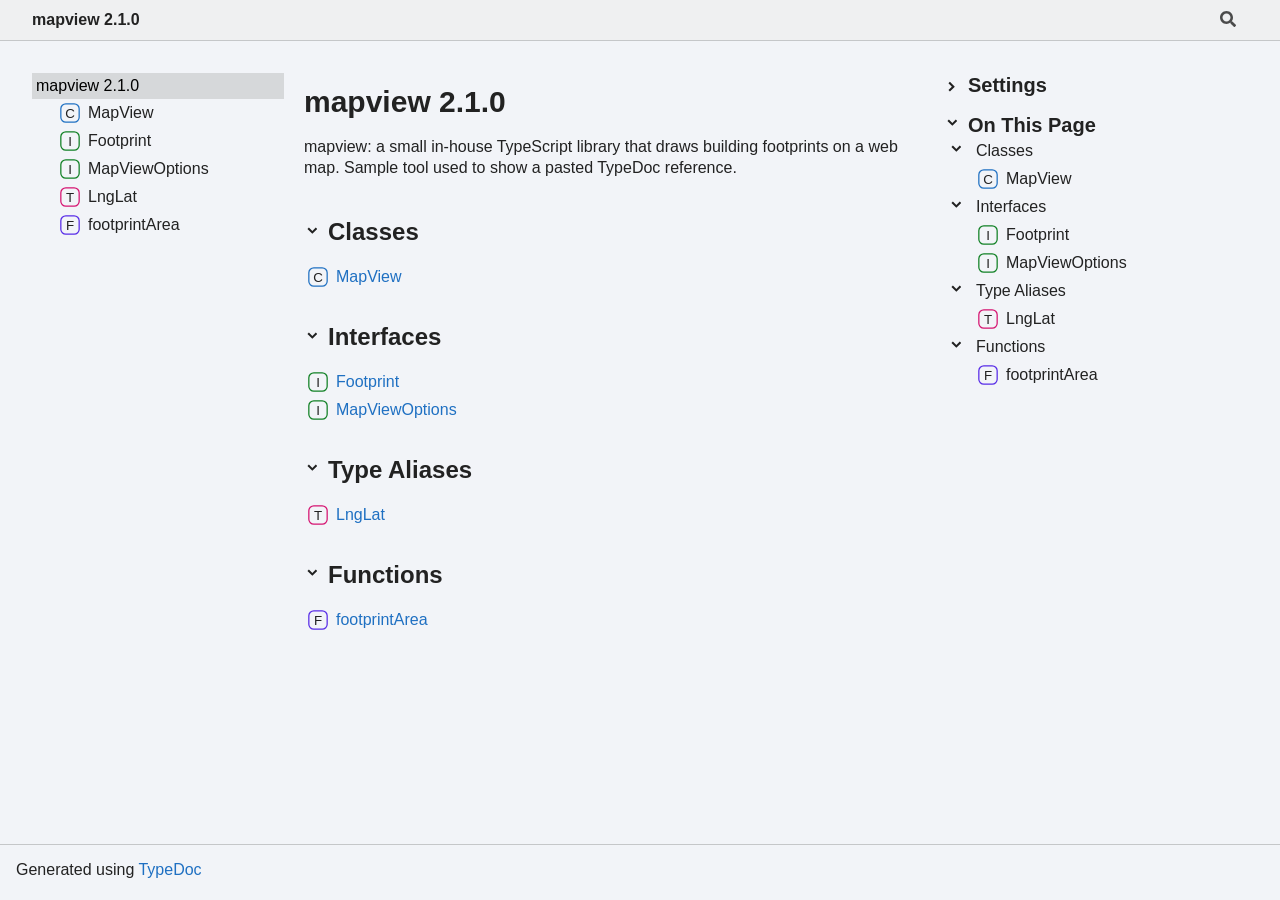
<file: docs/_extra/reference/mapview/index.html>
<!DOCTYPE html><html class="default" lang="en" data-base="./"><head><meta charset="utf-8"/><meta http-equiv="x-ua-compatible" content="IE=edge"/><title>mapview 2.1.0</title><meta name="description" content="Documentation for mapview 2.1.0"/><meta name="viewport" content="width=device-width, initial-scale=1"/><link rel="stylesheet" href="assets/style.css"/><link rel="stylesheet" href="assets/highlight.css"/><script defer src="assets/main.js"></script><script async src="assets/icons.js" id="tsd-icons-script"></script><script async src="assets/search.js" id="tsd-search-script"></script><script async src="assets/navigation.js" id="tsd-nav-script"></script></head><body><script>document.documentElement.dataset.theme = localStorage.getItem("tsd-theme") || "os";document.body.style.display="none";setTimeout(() => window.app?app.showPage():document.body.style.removeProperty("display"),500)</script><header class="tsd-page-toolbar">
<div class="tsd-toolbar-contents container"><a href="index.html" class="title">mapview 2.1.0</a>
<div id="tsd-toolbar-links"></div><button id="tsd-search-trigger" class="tsd-widget" aria-label="Search"><svg width="16" height="16" viewBox="0 0 16 16" fill="none" aria-hidden="true"><use href="assets/icons.svg#icon-search"></use></svg></button><dialog id="tsd-search" aria-label="Search"><input role="combobox" id="tsd-search-input" aria-controls="tsd-search-results" aria-autocomplete="list" aria-expanded="true" autocapitalize="off" autocomplete="off" placeholder="Search the docs" maxLength="100"/>
<ul role="listbox" id="tsd-search-results"></ul>
<div id="tsd-search-status" aria-live="polite" aria-atomic="true">
<div>Preparing search index...</div></div></dialog><a href="#" class="tsd-widget menu" id="tsd-toolbar-menu-trigger" data-toggle="menu" aria-label="Menu"><svg width="16" height="16" viewBox="0 0 16 16" fill="none" aria-hidden="true"><use href="assets/icons.svg#icon-menu"></use></svg></a></div></header>
<div class="container container-main">
<div class="col-content">
<div class="tsd-page-title">
<h1>mapview 2.1.0</h1></div>
<section class="tsd-panel tsd-comment">
<div class="tsd-comment tsd-typography"><p>mapview: a small in-house TypeScript library that draws building footprints
on a web map. Sample tool used to show a pasted TypeDoc reference.</p>
</div></section>
<details class="tsd-panel-group tsd-member-group tsd-accordion" open><summary class="tsd-accordion-summary" data-key="section-Classes"><svg width="20" height="20" viewBox="0 0 24 24" fill="none" aria-hidden="true"><use href="assets/icons.svg#icon-chevronDown"></use></svg>
<h2 class="tsd-anchor-link" id="classes">Classes<a href="#classes" aria-label="Permalink" class="tsd-anchor-icon"><svg viewBox="0 0 24 24" aria-hidden="true"><use href="assets/icons.svg#icon-anchor"></use></svg></a></h2></summary><dl class="tsd-member-summaries"><dt class="tsd-member-summary" id="mapview"><span class="tsd-member-summary-name"><svg class="tsd-kind-icon" viewBox="0 0 24 24" aria-label="Class"><use href="assets/icons.svg#icon-128"></use></svg><a href="classes/MapView.html">MapView</a><a href="#mapview" aria-label="Permalink" class="tsd-anchor-icon"><svg viewBox="0 0 24 24" aria-hidden="true"><use href="assets/icons.svg#icon-anchor"></use></svg></a></span></dt><dd class="tsd-member-summary"></dd></dl></details>
<details class="tsd-panel-group tsd-member-group tsd-accordion" open><summary class="tsd-accordion-summary" data-key="section-Interfaces"><svg width="20" height="20" viewBox="0 0 24 24" fill="none" aria-hidden="true"><use href="assets/icons.svg#icon-chevronDown"></use></svg>
<h2 class="tsd-anchor-link" id="interfaces">Interfaces<a href="#interfaces" aria-label="Permalink" class="tsd-anchor-icon"><svg viewBox="0 0 24 24" aria-hidden="true"><use href="assets/icons.svg#icon-anchor"></use></svg></a></h2></summary><dl class="tsd-member-summaries"><dt class="tsd-member-summary" id="footprint"><span class="tsd-member-summary-name"><svg class="tsd-kind-icon" viewBox="0 0 24 24" aria-label="Interface"><use href="assets/icons.svg#icon-256"></use></svg><a href="interfaces/Footprint.html">Footprint</a><a href="#footprint" aria-label="Permalink" class="tsd-anchor-icon"><svg viewBox="0 0 24 24" aria-hidden="true"><use href="assets/icons.svg#icon-anchor"></use></svg></a></span></dt><dd class="tsd-member-summary"></dd><dt class="tsd-member-summary" id="mapviewoptions"><span class="tsd-member-summary-name"><svg class="tsd-kind-icon" viewBox="0 0 24 24" aria-label="Interface"><use href="assets/icons.svg#icon-256"></use></svg><a href="interfaces/MapViewOptions.html">MapViewOptions</a><a href="#mapviewoptions" aria-label="Permalink" class="tsd-anchor-icon"><svg viewBox="0 0 24 24" aria-hidden="true"><use href="assets/icons.svg#icon-anchor"></use></svg></a></span></dt><dd class="tsd-member-summary"></dd></dl></details>
<details class="tsd-panel-group tsd-member-group tsd-accordion" open><summary class="tsd-accordion-summary" data-key="section-Type Aliases"><svg width="20" height="20" viewBox="0 0 24 24" fill="none" aria-hidden="true"><use href="assets/icons.svg#icon-chevronDown"></use></svg>
<h2 class="tsd-anchor-link" id="type-aliases">Type Aliases<a href="#type-aliases" aria-label="Permalink" class="tsd-anchor-icon"><svg viewBox="0 0 24 24" aria-hidden="true"><use href="assets/icons.svg#icon-anchor"></use></svg></a></h2></summary><dl class="tsd-member-summaries"><dt class="tsd-member-summary" id="lnglat"><span class="tsd-member-summary-name"><svg class="tsd-kind-icon" viewBox="0 0 24 24" aria-label="Type Alias"><use href="assets/icons.svg#icon-2097152"></use></svg><a href="types/LngLat.html">LngLat</a><a href="#lnglat" aria-label="Permalink" class="tsd-anchor-icon"><svg viewBox="0 0 24 24" aria-hidden="true"><use href="assets/icons.svg#icon-anchor"></use></svg></a></span></dt><dd class="tsd-member-summary"></dd></dl></details>
<details class="tsd-panel-group tsd-member-group tsd-accordion" open><summary class="tsd-accordion-summary" data-key="section-Functions"><svg width="20" height="20" viewBox="0 0 24 24" fill="none" aria-hidden="true"><use href="assets/icons.svg#icon-chevronDown"></use></svg>
<h2 class="tsd-anchor-link" id="functions">Functions<a href="#functions" aria-label="Permalink" class="tsd-anchor-icon"><svg viewBox="0 0 24 24" aria-hidden="true"><use href="assets/icons.svg#icon-anchor"></use></svg></a></h2></summary><dl class="tsd-member-summaries"><dt class="tsd-member-summary" id="footprintarea"><span class="tsd-member-summary-name"><svg class="tsd-kind-icon" viewBox="0 0 24 24" aria-label="Function"><use href="assets/icons.svg#icon-64"></use></svg><a href="functions/footprintArea.html">footprintArea</a><a href="#footprintarea" aria-label="Permalink" class="tsd-anchor-icon"><svg viewBox="0 0 24 24" aria-hidden="true"><use href="assets/icons.svg#icon-anchor"></use></svg></a></span></dt><dd class="tsd-member-summary"></dd></dl></details></div>
<div class="col-sidebar">
<div class="page-menu">
<div class="tsd-navigation settings">
<details class="tsd-accordion"><summary class="tsd-accordion-summary"><svg width="20" height="20" viewBox="0 0 24 24" fill="none" aria-hidden="true"><use href="assets/icons.svg#icon-chevronDown"></use></svg>
<h3>Settings</h3></summary>
<div class="tsd-accordion-details">
<div class="tsd-filter-visibility"><span class="settings-label">Member Visibility</span>
<ul id="tsd-filter-options">
<li class="tsd-filter-item"><label class="tsd-filter-input"><input type="checkbox" id="tsd-filter-protected" name="protected"/><svg width="32" height="32" viewBox="0 0 32 32" aria-hidden="true"><rect class="tsd-checkbox-background" width="30" height="30" x="1" y="1" rx="6" fill="none"></rect><path class="tsd-checkbox-checkmark" d="M8.35422 16.8214L13.2143 21.75L24.6458 10.25" stroke="none" stroke-width="3.5" stroke-linejoin="round" fill="none"></path></svg><span>Protected</span></label></li>
<li class="tsd-filter-item"><label class="tsd-filter-input"><input type="checkbox" id="tsd-filter-inherited" name="inherited" checked/><svg width="32" height="32" viewBox="0 0 32 32" aria-hidden="true"><rect class="tsd-checkbox-background" width="30" height="30" x="1" y="1" rx="6" fill="none"></rect><path class="tsd-checkbox-checkmark" d="M8.35422 16.8214L13.2143 21.75L24.6458 10.25" stroke="none" stroke-width="3.5" stroke-linejoin="round" fill="none"></path></svg><span>Inherited</span></label></li>
<li class="tsd-filter-item"><label class="tsd-filter-input"><input type="checkbox" id="tsd-filter-external" name="external"/><svg width="32" height="32" viewBox="0 0 32 32" aria-hidden="true"><rect class="tsd-checkbox-background" width="30" height="30" x="1" y="1" rx="6" fill="none"></rect><path class="tsd-checkbox-checkmark" d="M8.35422 16.8214L13.2143 21.75L24.6458 10.25" stroke="none" stroke-width="3.5" stroke-linejoin="round" fill="none"></path></svg><span>External</span></label></li></ul></div>
<div class="tsd-theme-toggle"><label class="settings-label" for="tsd-theme">Theme</label><select id="tsd-theme"><option value="os">OS</option><option value="light">Light</option><option value="dark">Dark</option></select></div></div></details></div>
<details open class="tsd-accordion tsd-page-navigation"><summary class="tsd-accordion-summary"><svg width="20" height="20" viewBox="0 0 24 24" fill="none" aria-hidden="true"><use href="assets/icons.svg#icon-chevronDown"></use></svg>
<h3>On This Page</h3></summary>
<div class="tsd-accordion-details">
<details open class="tsd-accordion tsd-page-navigation-section"><summary class="tsd-accordion-summary" data-key="section-Classes"><svg width="20" height="20" viewBox="0 0 24 24" fill="none" aria-hidden="true"><use href="assets/icons.svg#icon-chevronDown"></use></svg>Classes</summary>
<div><a href="#mapview"><svg class="tsd-kind-icon" viewBox="0 0 24 24" aria-label="Class"><use href="assets/icons.svg#icon-128"></use></svg><span>Map<wbr/>View</span></a></div></details>
<details open class="tsd-accordion tsd-page-navigation-section"><summary class="tsd-accordion-summary" data-key="section-Interfaces"><svg width="20" height="20" viewBox="0 0 24 24" fill="none" aria-hidden="true"><use href="assets/icons.svg#icon-chevronDown"></use></svg>Interfaces</summary>
<div><a href="#footprint"><svg class="tsd-kind-icon" viewBox="0 0 24 24" aria-label="Interface"><use href="assets/icons.svg#icon-256"></use></svg><span>Footprint</span></a><a href="#mapviewoptions"><svg class="tsd-kind-icon" viewBox="0 0 24 24" aria-label="Interface"><use href="assets/icons.svg#icon-256"></use></svg><span>Map<wbr/>View<wbr/>Options</span></a></div></details>
<details open class="tsd-accordion tsd-page-navigation-section"><summary class="tsd-accordion-summary" data-key="section-Type Aliases"><svg width="20" height="20" viewBox="0 0 24 24" fill="none" aria-hidden="true"><use href="assets/icons.svg#icon-chevronDown"></use></svg>Type Aliases</summary>
<div><a href="#lnglat"><svg class="tsd-kind-icon" viewBox="0 0 24 24" aria-label="Type Alias"><use href="assets/icons.svg#icon-2097152"></use></svg><span>Lng<wbr/>Lat</span></a></div></details>
<details open class="tsd-accordion tsd-page-navigation-section"><summary class="tsd-accordion-summary" data-key="section-Functions"><svg width="20" height="20" viewBox="0 0 24 24" fill="none" aria-hidden="true"><use href="assets/icons.svg#icon-chevronDown"></use></svg>Functions</summary>
<div><a href="#footprintarea"><svg class="tsd-kind-icon" viewBox="0 0 24 24" aria-label="Function"><use href="assets/icons.svg#icon-64"></use></svg><span>footprint<wbr/>Area</span></a></div></details></div></details></div>
<div class="site-menu">
<nav class="tsd-navigation"><a href="index.html" class="current">mapview 2.1.0</a>
<ul class="tsd-small-nested-navigation" id="tsd-nav-container">
<li>Loading...</li></ul></nav></div></div></div><footer>
<p class="tsd-generator">Generated using <a href="https://typedoc.org/" target="_blank">TypeDoc</a></p></footer>
<div class="overlay"></div></body></html>
</file>
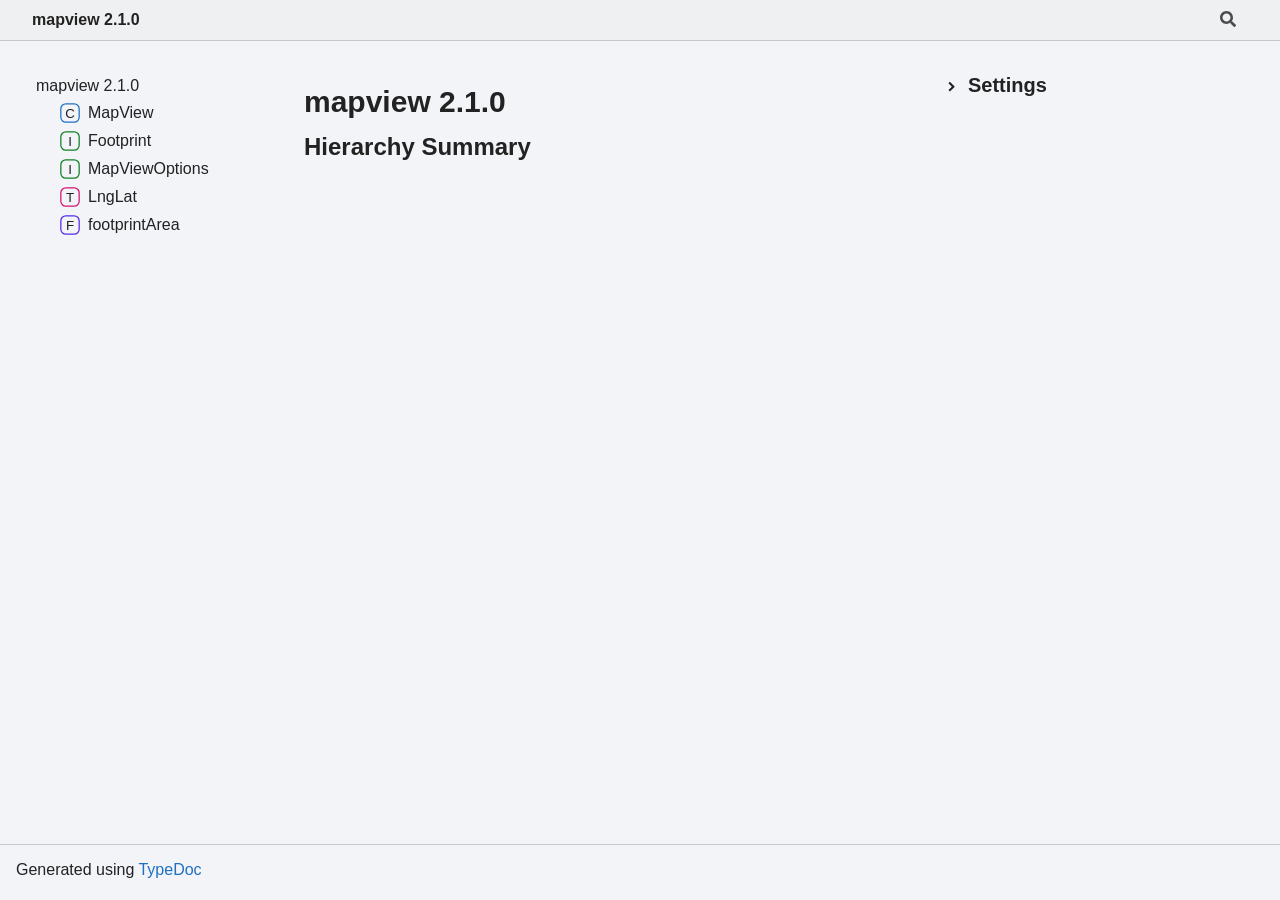
<file: docs/_extra/reference/mapview/hierarchy.html>
<!DOCTYPE html><html class="default" lang="en" data-base="./"><head><meta charset="utf-8"/><meta http-equiv="x-ua-compatible" content="IE=edge"/><title>mapview 2.1.0</title><meta name="description" content="Documentation for mapview 2.1.0"/><meta name="viewport" content="width=device-width, initial-scale=1"/><link rel="stylesheet" href="assets/style.css"/><link rel="stylesheet" href="assets/highlight.css"/><script defer src="assets/main.js"></script><script async src="assets/icons.js" id="tsd-icons-script"></script><script async src="assets/search.js" id="tsd-search-script"></script><script async src="assets/navigation.js" id="tsd-nav-script"></script></head><body><script>document.documentElement.dataset.theme = localStorage.getItem("tsd-theme") || "os";document.body.style.display="none";setTimeout(() => window.app?app.showPage():document.body.style.removeProperty("display"),500)</script><header class="tsd-page-toolbar">
<div class="tsd-toolbar-contents container"><a href="index.html" class="title">mapview 2.1.0</a>
<div id="tsd-toolbar-links"></div><button id="tsd-search-trigger" class="tsd-widget" aria-label="Search"><svg width="16" height="16" viewBox="0 0 16 16" fill="none" aria-hidden="true"><use href="assets/icons.svg#icon-search"></use></svg></button><dialog id="tsd-search" aria-label="Search"><input role="combobox" id="tsd-search-input" aria-controls="tsd-search-results" aria-autocomplete="list" aria-expanded="true" autocapitalize="off" autocomplete="off" placeholder="Search the docs" maxLength="100"/>
<ul role="listbox" id="tsd-search-results"></ul>
<div id="tsd-search-status" aria-live="polite" aria-atomic="true">
<div>Preparing search index...</div></div></dialog><a href="#" class="tsd-widget menu" id="tsd-toolbar-menu-trigger" data-toggle="menu" aria-label="Menu"><svg width="16" height="16" viewBox="0 0 16 16" fill="none" aria-hidden="true"><use href="assets/icons.svg#icon-menu"></use></svg></a></div></header>
<div class="container container-main">
<div class="col-content">
<div class="tsd-page-title">
<h1>mapview 2.1.0</h1></div>
<h2>Hierarchy Summary</h2></div>
<div class="col-sidebar">
<div class="page-menu">
<div class="tsd-navigation settings">
<details class="tsd-accordion"><summary class="tsd-accordion-summary"><svg width="20" height="20" viewBox="0 0 24 24" fill="none" aria-hidden="true"><use href="assets/icons.svg#icon-chevronDown"></use></svg>
<h3>Settings</h3></summary>
<div class="tsd-accordion-details">
<div class="tsd-filter-visibility"><span class="settings-label">Member Visibility</span>
<ul id="tsd-filter-options">
<li class="tsd-filter-item"><label class="tsd-filter-input"><input type="checkbox" id="tsd-filter-protected" name="protected"/><svg width="32" height="32" viewBox="0 0 32 32" aria-hidden="true"><rect class="tsd-checkbox-background" width="30" height="30" x="1" y="1" rx="6" fill="none"></rect><path class="tsd-checkbox-checkmark" d="M8.35422 16.8214L13.2143 21.75L24.6458 10.25" stroke="none" stroke-width="3.5" stroke-linejoin="round" fill="none"></path></svg><span>Protected</span></label></li>
<li class="tsd-filter-item"><label class="tsd-filter-input"><input type="checkbox" id="tsd-filter-inherited" name="inherited" checked/><svg width="32" height="32" viewBox="0 0 32 32" aria-hidden="true"><rect class="tsd-checkbox-background" width="30" height="30" x="1" y="1" rx="6" fill="none"></rect><path class="tsd-checkbox-checkmark" d="M8.35422 16.8214L13.2143 21.75L24.6458 10.25" stroke="none" stroke-width="3.5" stroke-linejoin="round" fill="none"></path></svg><span>Inherited</span></label></li>
<li class="tsd-filter-item"><label class="tsd-filter-input"><input type="checkbox" id="tsd-filter-external" name="external"/><svg width="32" height="32" viewBox="0 0 32 32" aria-hidden="true"><rect class="tsd-checkbox-background" width="30" height="30" x="1" y="1" rx="6" fill="none"></rect><path class="tsd-checkbox-checkmark" d="M8.35422 16.8214L13.2143 21.75L24.6458 10.25" stroke="none" stroke-width="3.5" stroke-linejoin="round" fill="none"></path></svg><span>External</span></label></li></ul></div>
<div class="tsd-theme-toggle"><label class="settings-label" for="tsd-theme">Theme</label><select id="tsd-theme"><option value="os">OS</option><option value="light">Light</option><option value="dark">Dark</option></select></div></div></details></div></div>
<div class="site-menu">
<nav class="tsd-navigation"><a href="index.html">mapview 2.1.0</a>
<ul class="tsd-small-nested-navigation" id="tsd-nav-container">
<li>Loading...</li></ul></nav></div></div></div><footer>
<p class="tsd-generator">Generated using <a href="https://typedoc.org/" target="_blank">TypeDoc</a></p></footer>
<div class="overlay"></div></body></html>
</file>
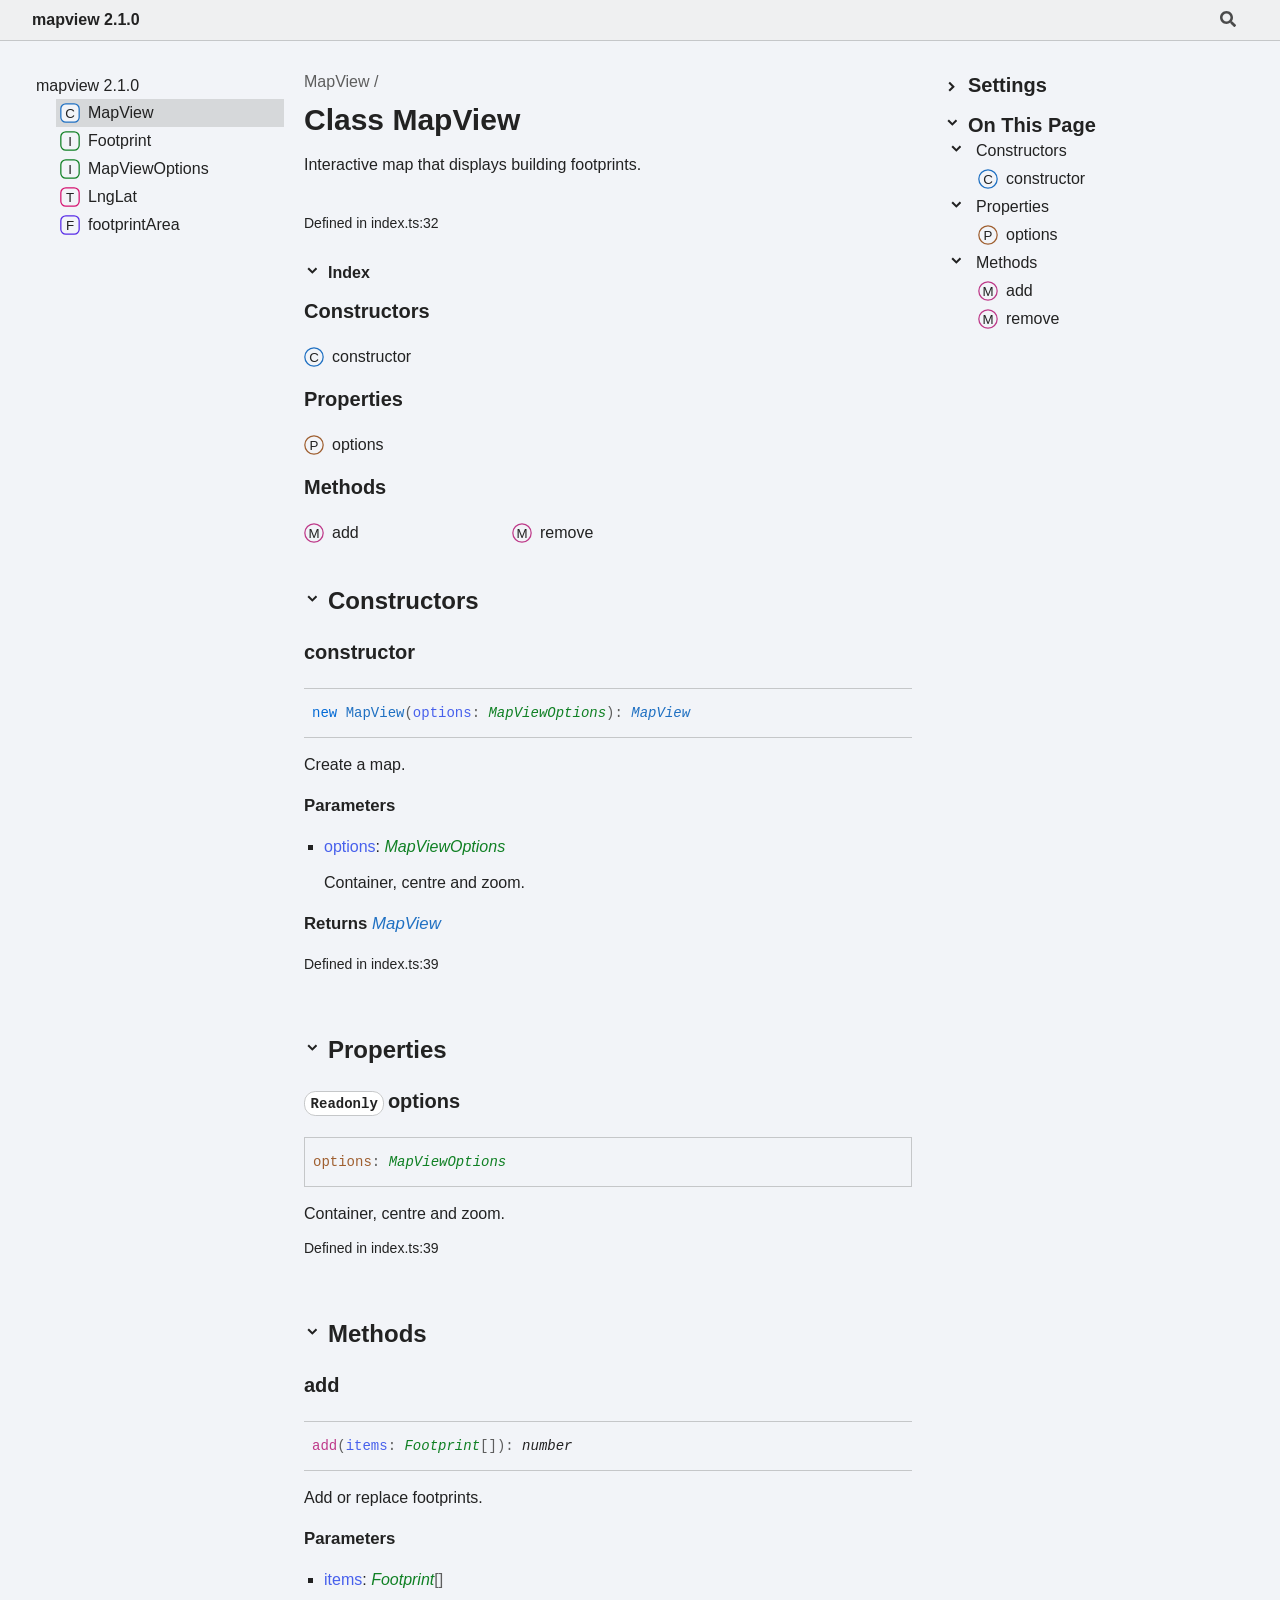
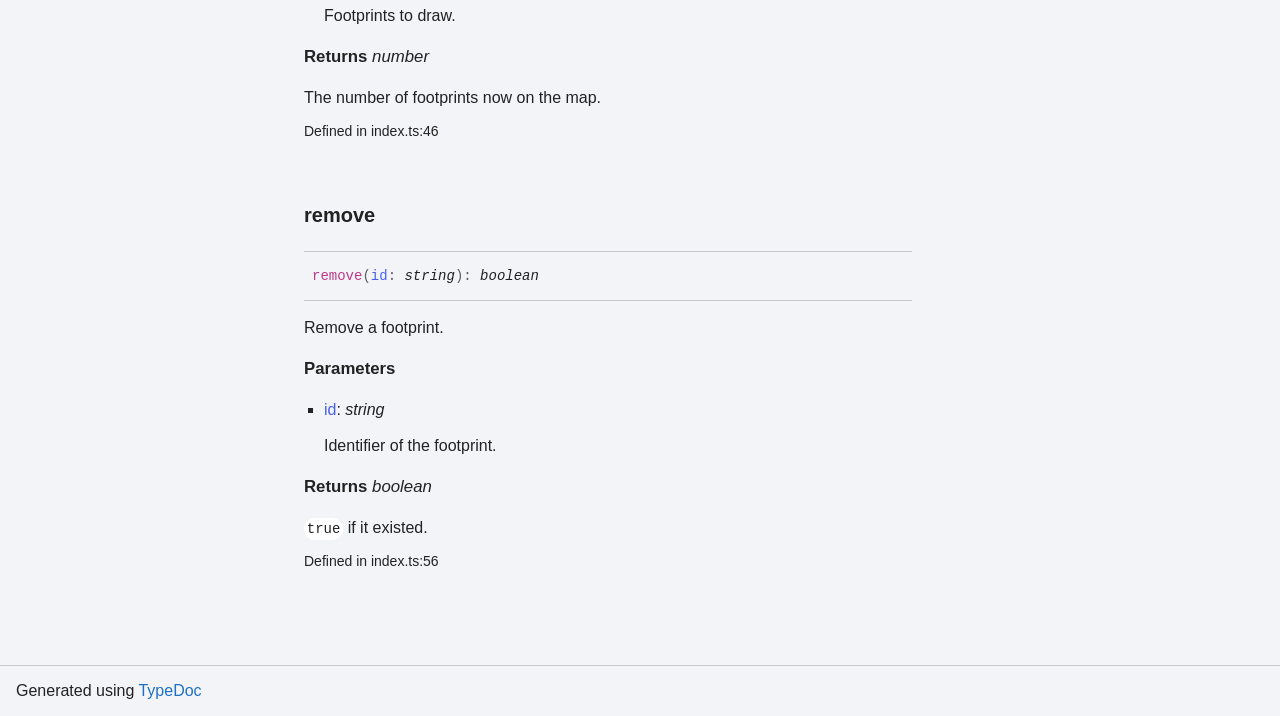
<file: docs/_extra/reference/mapview/classes/MapView.html>
<!DOCTYPE html><html class="default" lang="en" data-base="../"><head><meta charset="utf-8"/><meta http-equiv="x-ua-compatible" content="IE=edge"/><title>MapView | mapview 2.1.0</title><meta name="description" content="Documentation for mapview 2.1.0"/><meta name="viewport" content="width=device-width, initial-scale=1"/><link rel="stylesheet" href="../assets/style.css"/><link rel="stylesheet" href="../assets/highlight.css"/><script defer src="../assets/main.js"></script><script async src="../assets/icons.js" id="tsd-icons-script"></script><script async src="../assets/search.js" id="tsd-search-script"></script><script async src="../assets/navigation.js" id="tsd-nav-script"></script></head><body><script>document.documentElement.dataset.theme = localStorage.getItem("tsd-theme") || "os";document.body.style.display="none";setTimeout(() => window.app?app.showPage():document.body.style.removeProperty("display"),500)</script><header class="tsd-page-toolbar">
<div class="tsd-toolbar-contents container"><a href="../index.html" class="title">mapview 2.1.0</a>
<div id="tsd-toolbar-links"></div><button id="tsd-search-trigger" class="tsd-widget" aria-label="Search"><svg width="16" height="16" viewBox="0 0 16 16" fill="none" aria-hidden="true"><use href="../assets/icons.svg#icon-search"></use></svg></button><dialog id="tsd-search" aria-label="Search"><input role="combobox" id="tsd-search-input" aria-controls="tsd-search-results" aria-autocomplete="list" aria-expanded="true" autocapitalize="off" autocomplete="off" placeholder="Search the docs" maxLength="100"/>
<ul role="listbox" id="tsd-search-results"></ul>
<div id="tsd-search-status" aria-live="polite" aria-atomic="true">
<div>Preparing search index...</div></div></dialog><a href="#" class="tsd-widget menu" id="tsd-toolbar-menu-trigger" data-toggle="menu" aria-label="Menu"><svg width="16" height="16" viewBox="0 0 16 16" fill="none" aria-hidden="true"><use href="../assets/icons.svg#icon-menu"></use></svg></a></div></header>
<div class="container container-main">
<div class="col-content">
<div class="tsd-page-title">
<ul class="tsd-breadcrumb" aria-label="Breadcrumb">
<li><a href="" aria-current="page">MapView</a></li></ul>
<h1>Class MapView</h1></div>
<section class="tsd-panel tsd-comment">
<div class="tsd-comment tsd-typography"><p>Interactive map that displays building footprints.</p>
</div></section><aside class="tsd-sources">
<ul>
<li>Defined in index.ts:32</li></ul></aside>
<section class="tsd-panel-group tsd-index-group">
<section class="tsd-panel tsd-index-panel">
<details class="tsd-index-content tsd-accordion" open><summary class="tsd-accordion-summary tsd-index-summary"><svg width="20" height="20" viewBox="0 0 24 24" fill="none" aria-hidden="true"><use href="../assets/icons.svg#icon-chevronDown"></use></svg>
<h5 class="tsd-index-heading uppercase">Index</h5></summary>
<div class="tsd-accordion-details">
<section class="tsd-index-section">
<h3 class="tsd-index-heading tsd-anchor-link" id="constructors">Constructors<a href="#constructors" aria-label="Permalink" class="tsd-anchor-icon"><svg viewBox="0 0 24 24" aria-hidden="true"><use href="../assets/icons.svg#icon-anchor"></use></svg></a></h3>
<div class="tsd-index-list"><a href="#constructor" class="tsd-index-link"><svg class="tsd-kind-icon" viewBox="0 0 24 24" aria-label="Constructor"><use href="../assets/icons.svg#icon-512"></use></svg><span>constructor</span></a>
</div></section>
<section class="tsd-index-section">
<h3 class="tsd-index-heading tsd-anchor-link" id="properties">Properties<a href="#properties" aria-label="Permalink" class="tsd-anchor-icon"><svg viewBox="0 0 24 24" aria-hidden="true"><use href="../assets/icons.svg#icon-anchor"></use></svg></a></h3>
<div class="tsd-index-list"><a href="#options" class="tsd-index-link"><svg class="tsd-kind-icon" viewBox="0 0 24 24" aria-label="Property"><use href="../assets/icons.svg#icon-1024"></use></svg><span>options</span></a>
</div></section>
<section class="tsd-index-section">
<h3 class="tsd-index-heading tsd-anchor-link" id="methods">Methods<a href="#methods" aria-label="Permalink" class="tsd-anchor-icon"><svg viewBox="0 0 24 24" aria-hidden="true"><use href="../assets/icons.svg#icon-anchor"></use></svg></a></h3>
<div class="tsd-index-list"><a href="#add" class="tsd-index-link"><svg class="tsd-kind-icon" viewBox="0 0 24 24" aria-label="Method"><use href="../assets/icons.svg#icon-2048"></use></svg><span>add</span></a>
<a href="#remove" class="tsd-index-link"><svg class="tsd-kind-icon" viewBox="0 0 24 24" aria-label="Method"><use href="../assets/icons.svg#icon-2048"></use></svg><span>remove</span></a>
</div></section></div></details></section></section>
<details class="tsd-panel-group tsd-member-group tsd-accordion" open><summary class="tsd-accordion-summary" data-key="section-Constructors"><svg width="20" height="20" viewBox="0 0 24 24" fill="none" aria-hidden="true"><use href="../assets/icons.svg#icon-chevronDown"></use></svg>
<h2 class="tsd-anchor-link" id="constructors-1">Constructors<a href="#constructors-1" aria-label="Permalink" class="tsd-anchor-icon"><svg viewBox="0 0 24 24" aria-hidden="true"><use href="../assets/icons.svg#icon-anchor"></use></svg></a></h2></summary>
<section>
<section class="tsd-panel tsd-member">
<h3 class="tsd-anchor-link" id="constructor"><span>constructor</span><a href="#constructor" aria-label="Permalink" class="tsd-anchor-icon"><svg viewBox="0 0 24 24" aria-hidden="true"><use href="../assets/icons.svg#icon-anchor"></use></svg></a></h3>
<ul class="tsd-signatures">
<li class="">
<div class="tsd-signature tsd-anchor-link" id="constructormapview"><span class="tsd-signature-keyword">new</span> <span class="tsd-kind-constructor-signature">MapView</span><span class="tsd-signature-symbol">(</span><span class="tsd-kind-parameter">options</span><span class="tsd-signature-symbol">:</span> <a href="../interfaces/MapViewOptions.html" class="tsd-signature-type tsd-kind-interface">MapViewOptions</a><span class="tsd-signature-symbol">)</span><span class="tsd-signature-symbol">:</span> <a href="" class="tsd-signature-type tsd-kind-class">MapView</a><a href="#constructormapview" aria-label="Permalink" class="tsd-anchor-icon"><svg viewBox="0 0 24 24" aria-hidden="true"><use href="../assets/icons.svg#icon-anchor"></use></svg></a></div>
<div class="tsd-description">
<div class="tsd-comment tsd-typography"><p>Create a map.</p>
</div>
<div class="tsd-parameters">
<h4 class="tsd-parameters-title">Parameters</h4>
<ul class="tsd-parameter-list">
<li><span><span class="tsd-kind-parameter">options</span>: <a href="../interfaces/MapViewOptions.html" class="tsd-signature-type tsd-kind-interface">MapViewOptions</a></span>
<div class="tsd-comment tsd-typography"><p>Container, centre and zoom.</p>
</div></li></ul></div>
<h4 class="tsd-returns-title">Returns <a href="" class="tsd-signature-type tsd-kind-class">MapView</a></h4><aside class="tsd-sources">
<ul>
<li>Defined in index.ts:39</li></ul></aside></div></li></ul></section></section></details>
<details class="tsd-panel-group tsd-member-group tsd-accordion" open><summary class="tsd-accordion-summary" data-key="section-Properties"><svg width="20" height="20" viewBox="0 0 24 24" fill="none" aria-hidden="true"><use href="../assets/icons.svg#icon-chevronDown"></use></svg>
<h2 class="tsd-anchor-link" id="properties-1">Properties<a href="#properties-1" aria-label="Permalink" class="tsd-anchor-icon"><svg viewBox="0 0 24 24" aria-hidden="true"><use href="../assets/icons.svg#icon-anchor"></use></svg></a></h2></summary>
<section>
<section class="tsd-panel tsd-member">
<h3 class="tsd-anchor-link" id="options"><code class="tsd-tag">Readonly</code><span>options</span><a href="#options" aria-label="Permalink" class="tsd-anchor-icon"><svg viewBox="0 0 24 24" aria-hidden="true"><use href="../assets/icons.svg#icon-anchor"></use></svg></a></h3>
<div class="tsd-signature"><span class="tsd-kind-property">options</span><span class="tsd-signature-symbol">:</span> <a href="../interfaces/MapViewOptions.html" class="tsd-signature-type tsd-kind-interface">MapViewOptions</a></div>
<div class="tsd-comment tsd-typography"><p>Container, centre and zoom.</p>
</div><aside class="tsd-sources">
<ul>
<li>Defined in index.ts:39</li></ul></aside></section></section></details>
<details class="tsd-panel-group tsd-member-group tsd-accordion" open><summary class="tsd-accordion-summary" data-key="section-Methods"><svg width="20" height="20" viewBox="0 0 24 24" fill="none" aria-hidden="true"><use href="../assets/icons.svg#icon-chevronDown"></use></svg>
<h2 class="tsd-anchor-link" id="methods-1">Methods<a href="#methods-1" aria-label="Permalink" class="tsd-anchor-icon"><svg viewBox="0 0 24 24" aria-hidden="true"><use href="../assets/icons.svg#icon-anchor"></use></svg></a></h2></summary>
<section>
<section class="tsd-panel tsd-member">
<h3 class="tsd-anchor-link" id="add"><span>add</span><a href="#add" aria-label="Permalink" class="tsd-anchor-icon"><svg viewBox="0 0 24 24" aria-hidden="true"><use href="../assets/icons.svg#icon-anchor"></use></svg></a></h3>
<ul class="tsd-signatures">
<li class="">
<div class="tsd-signature tsd-anchor-link" id="add-1"><span class="tsd-kind-call-signature">add</span><span class="tsd-signature-symbol">(</span><span class="tsd-kind-parameter">items</span><span class="tsd-signature-symbol">:</span> <a href="../interfaces/Footprint.html" class="tsd-signature-type tsd-kind-interface">Footprint</a><span class="tsd-signature-symbol">[]</span><span class="tsd-signature-symbol">)</span><span class="tsd-signature-symbol">:</span> <span class="tsd-signature-type">number</span><a href="#add-1" aria-label="Permalink" class="tsd-anchor-icon"><svg viewBox="0 0 24 24" aria-hidden="true"><use href="../assets/icons.svg#icon-anchor"></use></svg></a></div>
<div class="tsd-description">
<div class="tsd-comment tsd-typography"><p>Add or replace footprints.</p>
</div>
<div class="tsd-parameters">
<h4 class="tsd-parameters-title">Parameters</h4>
<ul class="tsd-parameter-list">
<li><span><span class="tsd-kind-parameter">items</span>: <a href="../interfaces/Footprint.html" class="tsd-signature-type tsd-kind-interface">Footprint</a><span class="tsd-signature-symbol">[]</span></span>
<div class="tsd-comment tsd-typography"><p>Footprints to draw.</p>
</div></li></ul></div>
<h4 class="tsd-returns-title">Returns <span class="tsd-signature-type">number</span></h4><p>The number of footprints now on the map.</p>
<aside class="tsd-sources">
<ul>
<li>Defined in index.ts:46</li></ul></aside></div></li></ul></section>
<section class="tsd-panel tsd-member">
<h3 class="tsd-anchor-link" id="remove"><span>remove</span><a href="#remove" aria-label="Permalink" class="tsd-anchor-icon"><svg viewBox="0 0 24 24" aria-hidden="true"><use href="../assets/icons.svg#icon-anchor"></use></svg></a></h3>
<ul class="tsd-signatures">
<li class="">
<div class="tsd-signature tsd-anchor-link" id="remove-1"><span class="tsd-kind-call-signature">remove</span><span class="tsd-signature-symbol">(</span><span class="tsd-kind-parameter">id</span><span class="tsd-signature-symbol">:</span> <span class="tsd-signature-type">string</span><span class="tsd-signature-symbol">)</span><span class="tsd-signature-symbol">:</span> <span class="tsd-signature-type">boolean</span><a href="#remove-1" aria-label="Permalink" class="tsd-anchor-icon"><svg viewBox="0 0 24 24" aria-hidden="true"><use href="../assets/icons.svg#icon-anchor"></use></svg></a></div>
<div class="tsd-description">
<div class="tsd-comment tsd-typography"><p>Remove a footprint.</p>
</div>
<div class="tsd-parameters">
<h4 class="tsd-parameters-title">Parameters</h4>
<ul class="tsd-parameter-list">
<li><span><span class="tsd-kind-parameter">id</span>: <span class="tsd-signature-type">string</span></span>
<div class="tsd-comment tsd-typography"><p>Identifier of the footprint.</p>
</div></li></ul></div>
<h4 class="tsd-returns-title">Returns <span class="tsd-signature-type">boolean</span></h4><p><code>true</code> if it existed.</p>
<aside class="tsd-sources">
<ul>
<li>Defined in index.ts:56</li></ul></aside></div></li></ul></section></section></details></div>
<div class="col-sidebar">
<div class="page-menu">
<div class="tsd-navigation settings">
<details class="tsd-accordion"><summary class="tsd-accordion-summary"><svg width="20" height="20" viewBox="0 0 24 24" fill="none" aria-hidden="true"><use href="../assets/icons.svg#icon-chevronDown"></use></svg>
<h3>Settings</h3></summary>
<div class="tsd-accordion-details">
<div class="tsd-filter-visibility"><span class="settings-label">Member Visibility</span>
<ul id="tsd-filter-options">
<li class="tsd-filter-item"><label class="tsd-filter-input"><input type="checkbox" id="tsd-filter-protected" name="protected"/><svg width="32" height="32" viewBox="0 0 32 32" aria-hidden="true"><rect class="tsd-checkbox-background" width="30" height="30" x="1" y="1" rx="6" fill="none"></rect><path class="tsd-checkbox-checkmark" d="M8.35422 16.8214L13.2143 21.75L24.6458 10.25" stroke="none" stroke-width="3.5" stroke-linejoin="round" fill="none"></path></svg><span>Protected</span></label></li>
<li class="tsd-filter-item"><label class="tsd-filter-input"><input type="checkbox" id="tsd-filter-inherited" name="inherited" checked/><svg width="32" height="32" viewBox="0 0 32 32" aria-hidden="true"><rect class="tsd-checkbox-background" width="30" height="30" x="1" y="1" rx="6" fill="none"></rect><path class="tsd-checkbox-checkmark" d="M8.35422 16.8214L13.2143 21.75L24.6458 10.25" stroke="none" stroke-width="3.5" stroke-linejoin="round" fill="none"></path></svg><span>Inherited</span></label></li>
<li class="tsd-filter-item"><label class="tsd-filter-input"><input type="checkbox" id="tsd-filter-external" name="external"/><svg width="32" height="32" viewBox="0 0 32 32" aria-hidden="true"><rect class="tsd-checkbox-background" width="30" height="30" x="1" y="1" rx="6" fill="none"></rect><path class="tsd-checkbox-checkmark" d="M8.35422 16.8214L13.2143 21.75L24.6458 10.25" stroke="none" stroke-width="3.5" stroke-linejoin="round" fill="none"></path></svg><span>External</span></label></li></ul></div>
<div class="tsd-theme-toggle"><label class="settings-label" for="tsd-theme">Theme</label><select id="tsd-theme"><option value="os">OS</option><option value="light">Light</option><option value="dark">Dark</option></select></div></div></details></div>
<details open class="tsd-accordion tsd-page-navigation"><summary class="tsd-accordion-summary"><svg width="20" height="20" viewBox="0 0 24 24" fill="none" aria-hidden="true"><use href="../assets/icons.svg#icon-chevronDown"></use></svg>
<h3>On This Page</h3></summary>
<div class="tsd-accordion-details">
<details open class="tsd-accordion tsd-page-navigation-section"><summary class="tsd-accordion-summary" data-key="section-Constructors"><svg width="20" height="20" viewBox="0 0 24 24" fill="none" aria-hidden="true"><use href="../assets/icons.svg#icon-chevronDown"></use></svg>Constructors</summary>
<div><a href="#constructor"><svg class="tsd-kind-icon" viewBox="0 0 24 24" aria-label="Constructor"><use href="../assets/icons.svg#icon-512"></use></svg><span>constructor</span></a></div></details>
<details open class="tsd-accordion tsd-page-navigation-section"><summary class="tsd-accordion-summary" data-key="section-Properties"><svg width="20" height="20" viewBox="0 0 24 24" fill="none" aria-hidden="true"><use href="../assets/icons.svg#icon-chevronDown"></use></svg>Properties</summary>
<div><a href="#options"><svg class="tsd-kind-icon" viewBox="0 0 24 24" aria-label="Property"><use href="../assets/icons.svg#icon-1024"></use></svg><span>options</span></a></div></details>
<details open class="tsd-accordion tsd-page-navigation-section"><summary class="tsd-accordion-summary" data-key="section-Methods"><svg width="20" height="20" viewBox="0 0 24 24" fill="none" aria-hidden="true"><use href="../assets/icons.svg#icon-chevronDown"></use></svg>Methods</summary>
<div><a href="#add"><svg class="tsd-kind-icon" viewBox="0 0 24 24" aria-label="Method"><use href="../assets/icons.svg#icon-2048"></use></svg><span>add</span></a><a href="#remove"><svg class="tsd-kind-icon" viewBox="0 0 24 24" aria-label="Method"><use href="../assets/icons.svg#icon-2048"></use></svg><span>remove</span></a></div></details></div></details></div>
<div class="site-menu">
<nav class="tsd-navigation"><a href="../index.html">mapview 2.1.0</a>
<ul class="tsd-small-nested-navigation" id="tsd-nav-container">
<li>Loading...</li></ul></nav></div></div></div><footer>
<p class="tsd-generator">Generated using <a href="https://typedoc.org/" target="_blank">TypeDoc</a></p></footer>
<div class="overlay"></div></body></html>
</file>
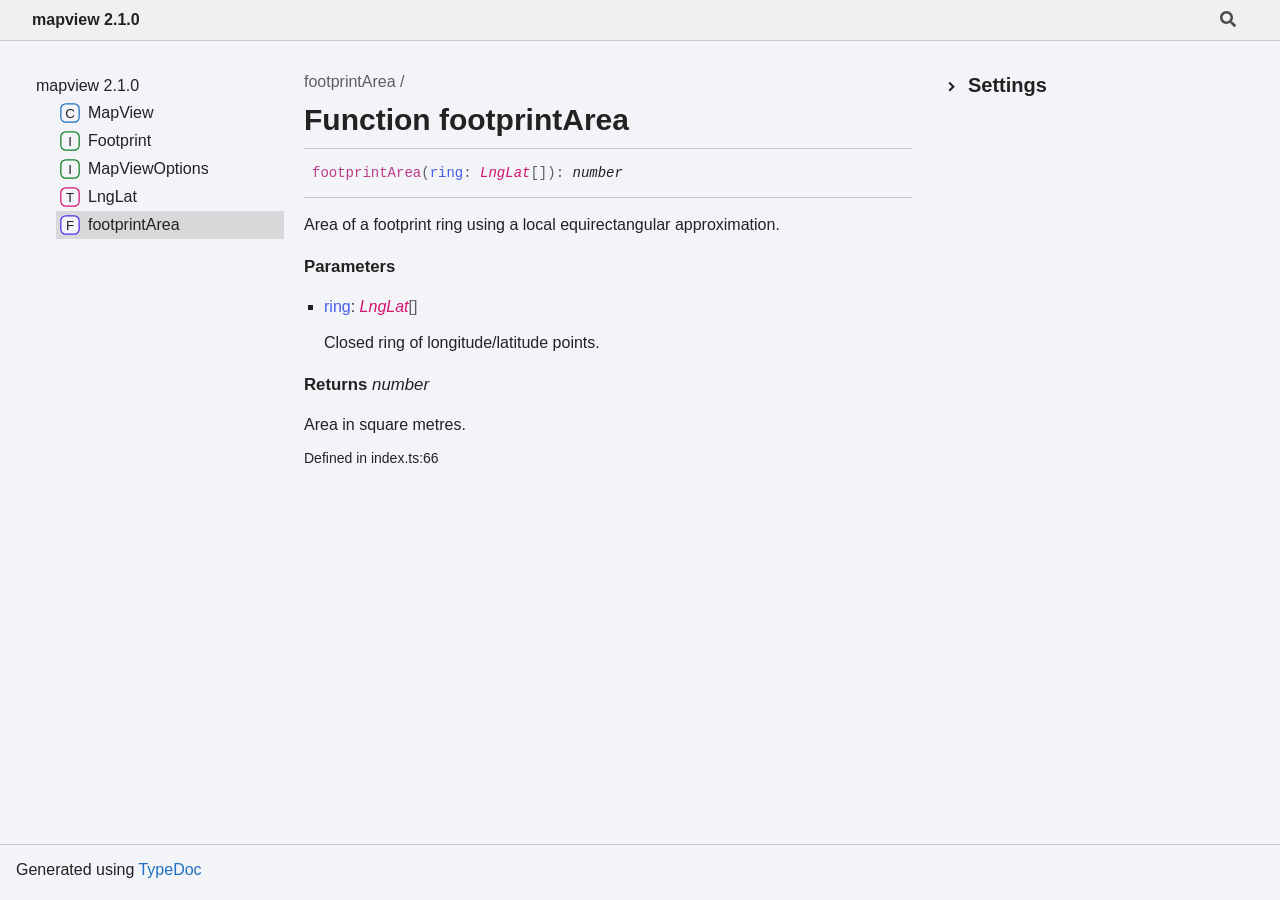
<file: docs/_extra/reference/mapview/functions/footprintArea.html>
<!DOCTYPE html><html class="default" lang="en" data-base="../"><head><meta charset="utf-8"/><meta http-equiv="x-ua-compatible" content="IE=edge"/><title>footprintArea | mapview 2.1.0</title><meta name="description" content="Documentation for mapview 2.1.0"/><meta name="viewport" content="width=device-width, initial-scale=1"/><link rel="stylesheet" href="../assets/style.css"/><link rel="stylesheet" href="../assets/highlight.css"/><script defer src="../assets/main.js"></script><script async src="../assets/icons.js" id="tsd-icons-script"></script><script async src="../assets/search.js" id="tsd-search-script"></script><script async src="../assets/navigation.js" id="tsd-nav-script"></script></head><body><script>document.documentElement.dataset.theme = localStorage.getItem("tsd-theme") || "os";document.body.style.display="none";setTimeout(() => window.app?app.showPage():document.body.style.removeProperty("display"),500)</script><header class="tsd-page-toolbar">
<div class="tsd-toolbar-contents container"><a href="../index.html" class="title">mapview 2.1.0</a>
<div id="tsd-toolbar-links"></div><button id="tsd-search-trigger" class="tsd-widget" aria-label="Search"><svg width="16" height="16" viewBox="0 0 16 16" fill="none" aria-hidden="true"><use href="../assets/icons.svg#icon-search"></use></svg></button><dialog id="tsd-search" aria-label="Search"><input role="combobox" id="tsd-search-input" aria-controls="tsd-search-results" aria-autocomplete="list" aria-expanded="true" autocapitalize="off" autocomplete="off" placeholder="Search the docs" maxLength="100"/>
<ul role="listbox" id="tsd-search-results"></ul>
<div id="tsd-search-status" aria-live="polite" aria-atomic="true">
<div>Preparing search index...</div></div></dialog><a href="#" class="tsd-widget menu" id="tsd-toolbar-menu-trigger" data-toggle="menu" aria-label="Menu"><svg width="16" height="16" viewBox="0 0 16 16" fill="none" aria-hidden="true"><use href="../assets/icons.svg#icon-menu"></use></svg></a></div></header>
<div class="container container-main">
<div class="col-content">
<div class="tsd-page-title">
<ul class="tsd-breadcrumb" aria-label="Breadcrumb">
<li><a href="" aria-current="page">footprintArea</a></li></ul>
<h1>Function footprintArea</h1></div>
<section class="tsd-panel">
<ul class="tsd-signatures">
<li class="">
<div class="tsd-signature tsd-anchor-link" id="footprintarea"><span class="tsd-kind-call-signature">footprintArea</span><span class="tsd-signature-symbol">(</span><span class="tsd-kind-parameter">ring</span><span class="tsd-signature-symbol">:</span> <a href="../types/LngLat.html" class="tsd-signature-type tsd-kind-type-alias">LngLat</a><span class="tsd-signature-symbol">[]</span><span class="tsd-signature-symbol">)</span><span class="tsd-signature-symbol">:</span> <span class="tsd-signature-type">number</span><a href="#footprintarea" aria-label="Permalink" class="tsd-anchor-icon"><svg viewBox="0 0 24 24" aria-hidden="true"><use href="../assets/icons.svg#icon-anchor"></use></svg></a></div>
<div class="tsd-description">
<div class="tsd-comment tsd-typography"><p>Area of a footprint ring using a local equirectangular approximation.</p>
</div>
<div class="tsd-parameters">
<h4 class="tsd-parameters-title">Parameters</h4>
<ul class="tsd-parameter-list">
<li><span><span class="tsd-kind-parameter">ring</span>: <a href="../types/LngLat.html" class="tsd-signature-type tsd-kind-type-alias">LngLat</a><span class="tsd-signature-symbol">[]</span></span>
<div class="tsd-comment tsd-typography"><p>Closed ring of longitude/latitude points.</p>
</div></li></ul></div>
<h4 class="tsd-returns-title">Returns <span class="tsd-signature-type">number</span></h4><p>Area in square metres.</p>
<aside class="tsd-sources">
<ul>
<li>Defined in index.ts:66</li></ul></aside></div></li></ul></section></div>
<div class="col-sidebar">
<div class="page-menu">
<div class="tsd-navigation settings">
<details class="tsd-accordion"><summary class="tsd-accordion-summary"><svg width="20" height="20" viewBox="0 0 24 24" fill="none" aria-hidden="true"><use href="../assets/icons.svg#icon-chevronDown"></use></svg>
<h3>Settings</h3></summary>
<div class="tsd-accordion-details">
<div class="tsd-filter-visibility"><span class="settings-label">Member Visibility</span>
<ul id="tsd-filter-options">
<li class="tsd-filter-item"><label class="tsd-filter-input"><input type="checkbox" id="tsd-filter-protected" name="protected"/><svg width="32" height="32" viewBox="0 0 32 32" aria-hidden="true"><rect class="tsd-checkbox-background" width="30" height="30" x="1" y="1" rx="6" fill="none"></rect><path class="tsd-checkbox-checkmark" d="M8.35422 16.8214L13.2143 21.75L24.6458 10.25" stroke="none" stroke-width="3.5" stroke-linejoin="round" fill="none"></path></svg><span>Protected</span></label></li>
<li class="tsd-filter-item"><label class="tsd-filter-input"><input type="checkbox" id="tsd-filter-inherited" name="inherited" checked/><svg width="32" height="32" viewBox="0 0 32 32" aria-hidden="true"><rect class="tsd-checkbox-background" width="30" height="30" x="1" y="1" rx="6" fill="none"></rect><path class="tsd-checkbox-checkmark" d="M8.35422 16.8214L13.2143 21.75L24.6458 10.25" stroke="none" stroke-width="3.5" stroke-linejoin="round" fill="none"></path></svg><span>Inherited</span></label></li>
<li class="tsd-filter-item"><label class="tsd-filter-input"><input type="checkbox" id="tsd-filter-external" name="external"/><svg width="32" height="32" viewBox="0 0 32 32" aria-hidden="true"><rect class="tsd-checkbox-background" width="30" height="30" x="1" y="1" rx="6" fill="none"></rect><path class="tsd-checkbox-checkmark" d="M8.35422 16.8214L13.2143 21.75L24.6458 10.25" stroke="none" stroke-width="3.5" stroke-linejoin="round" fill="none"></path></svg><span>External</span></label></li></ul></div>
<div class="tsd-theme-toggle"><label class="settings-label" for="tsd-theme">Theme</label><select id="tsd-theme"><option value="os">OS</option><option value="light">Light</option><option value="dark">Dark</option></select></div></div></details></div></div>
<div class="site-menu">
<nav class="tsd-navigation"><a href="../index.html">mapview 2.1.0</a>
<ul class="tsd-small-nested-navigation" id="tsd-nav-container">
<li>Loading...</li></ul></nav></div></div></div><footer>
<p class="tsd-generator">Generated using <a href="https://typedoc.org/" target="_blank">TypeDoc</a></p></footer>
<div class="overlay"></div></body></html>
</file>
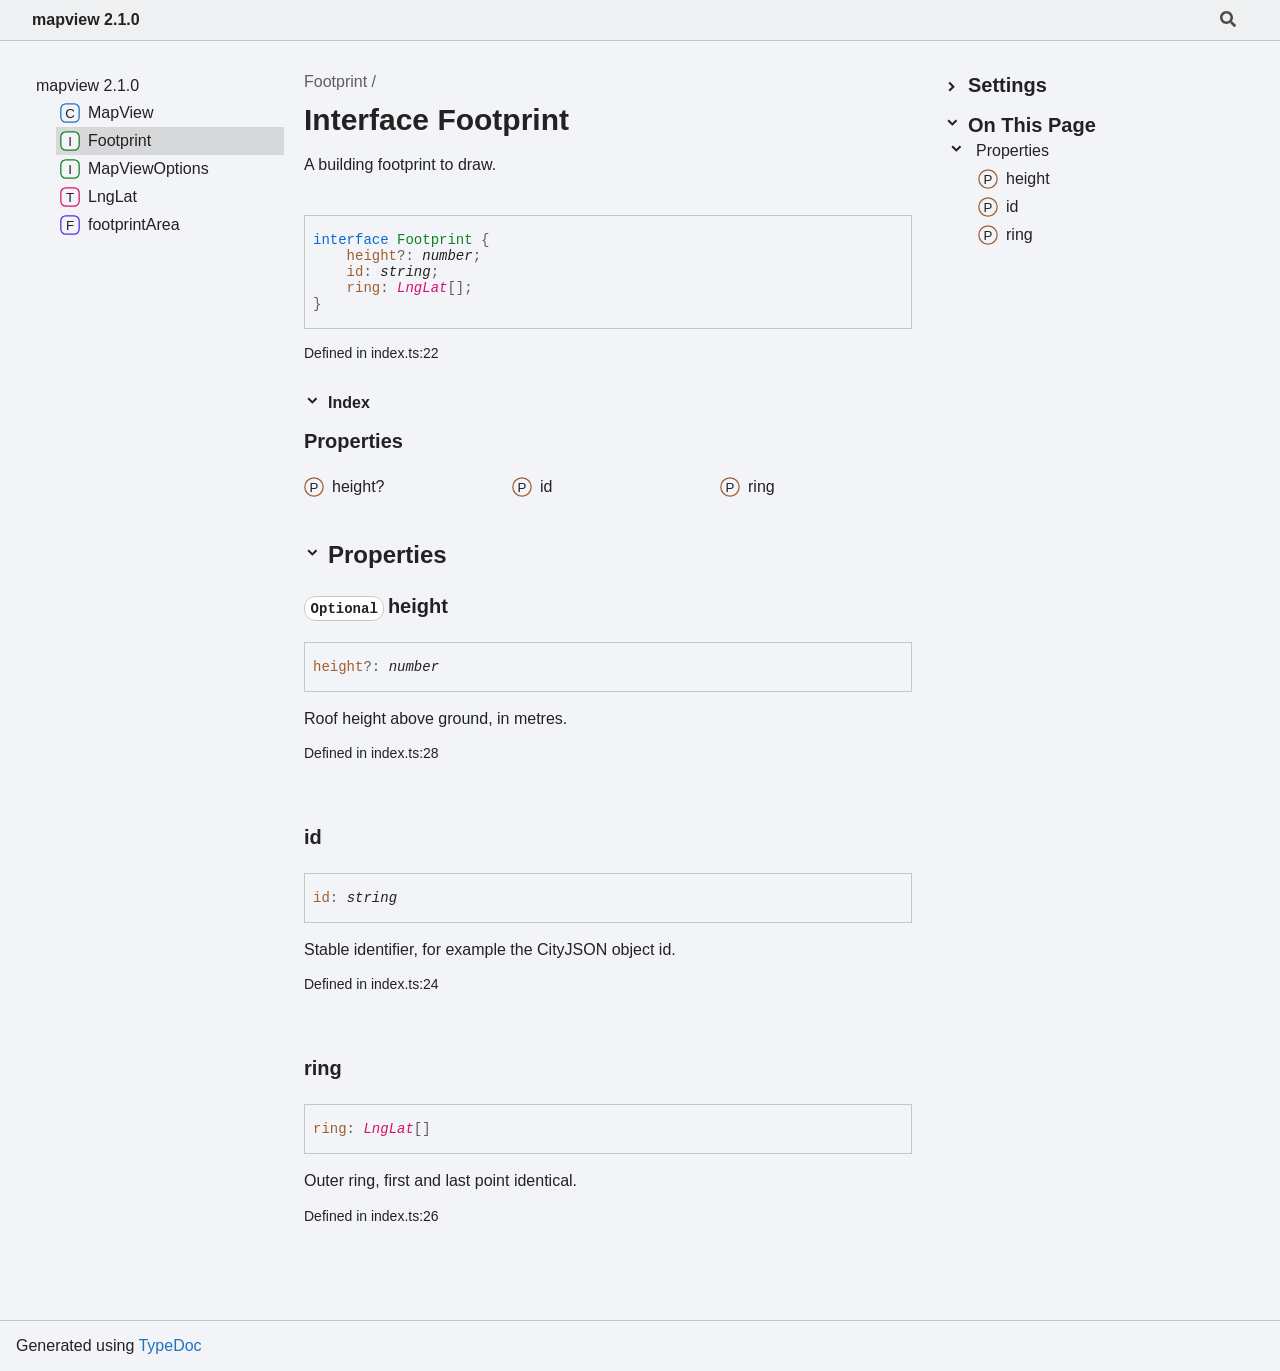
<file: docs/_extra/reference/mapview/interfaces/Footprint.html>
<!DOCTYPE html><html class="default" lang="en" data-base="../"><head><meta charset="utf-8"/><meta http-equiv="x-ua-compatible" content="IE=edge"/><title>Footprint | mapview 2.1.0</title><meta name="description" content="Documentation for mapview 2.1.0"/><meta name="viewport" content="width=device-width, initial-scale=1"/><link rel="stylesheet" href="../assets/style.css"/><link rel="stylesheet" href="../assets/highlight.css"/><script defer src="../assets/main.js"></script><script async src="../assets/icons.js" id="tsd-icons-script"></script><script async src="../assets/search.js" id="tsd-search-script"></script><script async src="../assets/navigation.js" id="tsd-nav-script"></script></head><body><script>document.documentElement.dataset.theme = localStorage.getItem("tsd-theme") || "os";document.body.style.display="none";setTimeout(() => window.app?app.showPage():document.body.style.removeProperty("display"),500)</script><header class="tsd-page-toolbar">
<div class="tsd-toolbar-contents container"><a href="../index.html" class="title">mapview 2.1.0</a>
<div id="tsd-toolbar-links"></div><button id="tsd-search-trigger" class="tsd-widget" aria-label="Search"><svg width="16" height="16" viewBox="0 0 16 16" fill="none" aria-hidden="true"><use href="../assets/icons.svg#icon-search"></use></svg></button><dialog id="tsd-search" aria-label="Search"><input role="combobox" id="tsd-search-input" aria-controls="tsd-search-results" aria-autocomplete="list" aria-expanded="true" autocapitalize="off" autocomplete="off" placeholder="Search the docs" maxLength="100"/>
<ul role="listbox" id="tsd-search-results"></ul>
<div id="tsd-search-status" aria-live="polite" aria-atomic="true">
<div>Preparing search index...</div></div></dialog><a href="#" class="tsd-widget menu" id="tsd-toolbar-menu-trigger" data-toggle="menu" aria-label="Menu"><svg width="16" height="16" viewBox="0 0 16 16" fill="none" aria-hidden="true"><use href="../assets/icons.svg#icon-menu"></use></svg></a></div></header>
<div class="container container-main">
<div class="col-content">
<div class="tsd-page-title">
<ul class="tsd-breadcrumb" aria-label="Breadcrumb">
<li><a href="" aria-current="page">Footprint</a></li></ul>
<h1>Interface Footprint</h1></div>
<section class="tsd-panel tsd-comment">
<div class="tsd-comment tsd-typography"><p>A building footprint to draw.</p>
</div></section>
<div class="tsd-signature"><span class="tsd-signature-keyword">interface</span> <span class="tsd-kind-interface">Footprint</span> <span class="tsd-signature-symbol">{</span><br/>    <a class="tsd-kind-property" href="#height">height</a><span class="tsd-signature-symbol">?:</span> <span class="tsd-signature-type">number</span><span class="tsd-signature-symbol">;</span><br/>    <a class="tsd-kind-property" href="#id">id</a><span class="tsd-signature-symbol">:</span> <span class="tsd-signature-type">string</span><span class="tsd-signature-symbol">;</span><br/>    <a class="tsd-kind-property" href="#ring">ring</a><span class="tsd-signature-symbol">:</span> <a href="../types/LngLat.html" class="tsd-signature-type tsd-kind-type-alias">LngLat</a><span class="tsd-signature-symbol">[]</span><span class="tsd-signature-symbol">;</span><br/><span class="tsd-signature-symbol">}</span></div><aside class="tsd-sources">
<ul>
<li>Defined in index.ts:22</li></ul></aside>
<section class="tsd-panel-group tsd-index-group">
<section class="tsd-panel tsd-index-panel">
<details class="tsd-index-content tsd-accordion" open><summary class="tsd-accordion-summary tsd-index-summary"><svg width="20" height="20" viewBox="0 0 24 24" fill="none" aria-hidden="true"><use href="../assets/icons.svg#icon-chevronDown"></use></svg>
<h5 class="tsd-index-heading uppercase">Index</h5></summary>
<div class="tsd-accordion-details">
<section class="tsd-index-section">
<h3 class="tsd-index-heading tsd-anchor-link" id="properties">Properties<a href="#properties" aria-label="Permalink" class="tsd-anchor-icon"><svg viewBox="0 0 24 24" aria-hidden="true"><use href="../assets/icons.svg#icon-anchor"></use></svg></a></h3>
<div class="tsd-index-list"><a href="#height" class="tsd-index-link"><svg class="tsd-kind-icon" viewBox="0 0 24 24" aria-label="Property"><use href="../assets/icons.svg#icon-1024"></use></svg><span>height?</span></a>
<a href="#id" class="tsd-index-link"><svg class="tsd-kind-icon" viewBox="0 0 24 24" aria-label="Property"><use href="../assets/icons.svg#icon-1024"></use></svg><span>id</span></a>
<a href="#ring" class="tsd-index-link"><svg class="tsd-kind-icon" viewBox="0 0 24 24" aria-label="Property"><use href="../assets/icons.svg#icon-1024"></use></svg><span>ring</span></a>
</div></section></div></details></section></section>
<details class="tsd-panel-group tsd-member-group tsd-accordion" open><summary class="tsd-accordion-summary" data-key="section-Properties"><svg width="20" height="20" viewBox="0 0 24 24" fill="none" aria-hidden="true"><use href="../assets/icons.svg#icon-chevronDown"></use></svg>
<h2 class="tsd-anchor-link" id="properties-1">Properties<a href="#properties-1" aria-label="Permalink" class="tsd-anchor-icon"><svg viewBox="0 0 24 24" aria-hidden="true"><use href="../assets/icons.svg#icon-anchor"></use></svg></a></h2></summary>
<section>
<section class="tsd-panel tsd-member">
<h3 class="tsd-anchor-link" id="height"><code class="tsd-tag">Optional</code><span>height</span><a href="#height" aria-label="Permalink" class="tsd-anchor-icon"><svg viewBox="0 0 24 24" aria-hidden="true"><use href="../assets/icons.svg#icon-anchor"></use></svg></a></h3>
<div class="tsd-signature"><span class="tsd-kind-property">height</span><span class="tsd-signature-symbol">?:</span> <span class="tsd-signature-type">number</span></div>
<div class="tsd-comment tsd-typography"><p>Roof height above ground, in metres.</p>
</div><aside class="tsd-sources">
<ul>
<li>Defined in index.ts:28</li></ul></aside></section>
<section class="tsd-panel tsd-member">
<h3 class="tsd-anchor-link" id="id"><span>id</span><a href="#id" aria-label="Permalink" class="tsd-anchor-icon"><svg viewBox="0 0 24 24" aria-hidden="true"><use href="../assets/icons.svg#icon-anchor"></use></svg></a></h3>
<div class="tsd-signature"><span class="tsd-kind-property">id</span><span class="tsd-signature-symbol">:</span> <span class="tsd-signature-type">string</span></div>
<div class="tsd-comment tsd-typography"><p>Stable identifier, for example the CityJSON object id.</p>
</div><aside class="tsd-sources">
<ul>
<li>Defined in index.ts:24</li></ul></aside></section>
<section class="tsd-panel tsd-member">
<h3 class="tsd-anchor-link" id="ring"><span>ring</span><a href="#ring" aria-label="Permalink" class="tsd-anchor-icon"><svg viewBox="0 0 24 24" aria-hidden="true"><use href="../assets/icons.svg#icon-anchor"></use></svg></a></h3>
<div class="tsd-signature"><span class="tsd-kind-property">ring</span><span class="tsd-signature-symbol">:</span> <a href="../types/LngLat.html" class="tsd-signature-type tsd-kind-type-alias">LngLat</a><span class="tsd-signature-symbol">[]</span></div>
<div class="tsd-comment tsd-typography"><p>Outer ring, first and last point identical.</p>
</div><aside class="tsd-sources">
<ul>
<li>Defined in index.ts:26</li></ul></aside></section></section></details></div>
<div class="col-sidebar">
<div class="page-menu">
<div class="tsd-navigation settings">
<details class="tsd-accordion"><summary class="tsd-accordion-summary"><svg width="20" height="20" viewBox="0 0 24 24" fill="none" aria-hidden="true"><use href="../assets/icons.svg#icon-chevronDown"></use></svg>
<h3>Settings</h3></summary>
<div class="tsd-accordion-details">
<div class="tsd-filter-visibility"><span class="settings-label">Member Visibility</span>
<ul id="tsd-filter-options">
<li class="tsd-filter-item"><label class="tsd-filter-input"><input type="checkbox" id="tsd-filter-protected" name="protected"/><svg width="32" height="32" viewBox="0 0 32 32" aria-hidden="true"><rect class="tsd-checkbox-background" width="30" height="30" x="1" y="1" rx="6" fill="none"></rect><path class="tsd-checkbox-checkmark" d="M8.35422 16.8214L13.2143 21.75L24.6458 10.25" stroke="none" stroke-width="3.5" stroke-linejoin="round" fill="none"></path></svg><span>Protected</span></label></li>
<li class="tsd-filter-item"><label class="tsd-filter-input"><input type="checkbox" id="tsd-filter-inherited" name="inherited" checked/><svg width="32" height="32" viewBox="0 0 32 32" aria-hidden="true"><rect class="tsd-checkbox-background" width="30" height="30" x="1" y="1" rx="6" fill="none"></rect><path class="tsd-checkbox-checkmark" d="M8.35422 16.8214L13.2143 21.75L24.6458 10.25" stroke="none" stroke-width="3.5" stroke-linejoin="round" fill="none"></path></svg><span>Inherited</span></label></li>
<li class="tsd-filter-item"><label class="tsd-filter-input"><input type="checkbox" id="tsd-filter-external" name="external"/><svg width="32" height="32" viewBox="0 0 32 32" aria-hidden="true"><rect class="tsd-checkbox-background" width="30" height="30" x="1" y="1" rx="6" fill="none"></rect><path class="tsd-checkbox-checkmark" d="M8.35422 16.8214L13.2143 21.75L24.6458 10.25" stroke="none" stroke-width="3.5" stroke-linejoin="round" fill="none"></path></svg><span>External</span></label></li></ul></div>
<div class="tsd-theme-toggle"><label class="settings-label" for="tsd-theme">Theme</label><select id="tsd-theme"><option value="os">OS</option><option value="light">Light</option><option value="dark">Dark</option></select></div></div></details></div>
<details open class="tsd-accordion tsd-page-navigation"><summary class="tsd-accordion-summary"><svg width="20" height="20" viewBox="0 0 24 24" fill="none" aria-hidden="true"><use href="../assets/icons.svg#icon-chevronDown"></use></svg>
<h3>On This Page</h3></summary>
<div class="tsd-accordion-details">
<details open class="tsd-accordion tsd-page-navigation-section"><summary class="tsd-accordion-summary" data-key="section-Properties"><svg width="20" height="20" viewBox="0 0 24 24" fill="none" aria-hidden="true"><use href="../assets/icons.svg#icon-chevronDown"></use></svg>Properties</summary>
<div><a href="#height"><svg class="tsd-kind-icon" viewBox="0 0 24 24" aria-label="Property"><use href="../assets/icons.svg#icon-1024"></use></svg><span>height</span></a><a href="#id"><svg class="tsd-kind-icon" viewBox="0 0 24 24" aria-label="Property"><use href="../assets/icons.svg#icon-1024"></use></svg><span>id</span></a><a href="#ring"><svg class="tsd-kind-icon" viewBox="0 0 24 24" aria-label="Property"><use href="../assets/icons.svg#icon-1024"></use></svg><span>ring</span></a></div></details></div></details></div>
<div class="site-menu">
<nav class="tsd-navigation"><a href="../index.html">mapview 2.1.0</a>
<ul class="tsd-small-nested-navigation" id="tsd-nav-container">
<li>Loading...</li></ul></nav></div></div></div><footer>
<p class="tsd-generator">Generated using <a href="https://typedoc.org/" target="_blank">TypeDoc</a></p></footer>
<div class="overlay"></div></body></html>
</file>
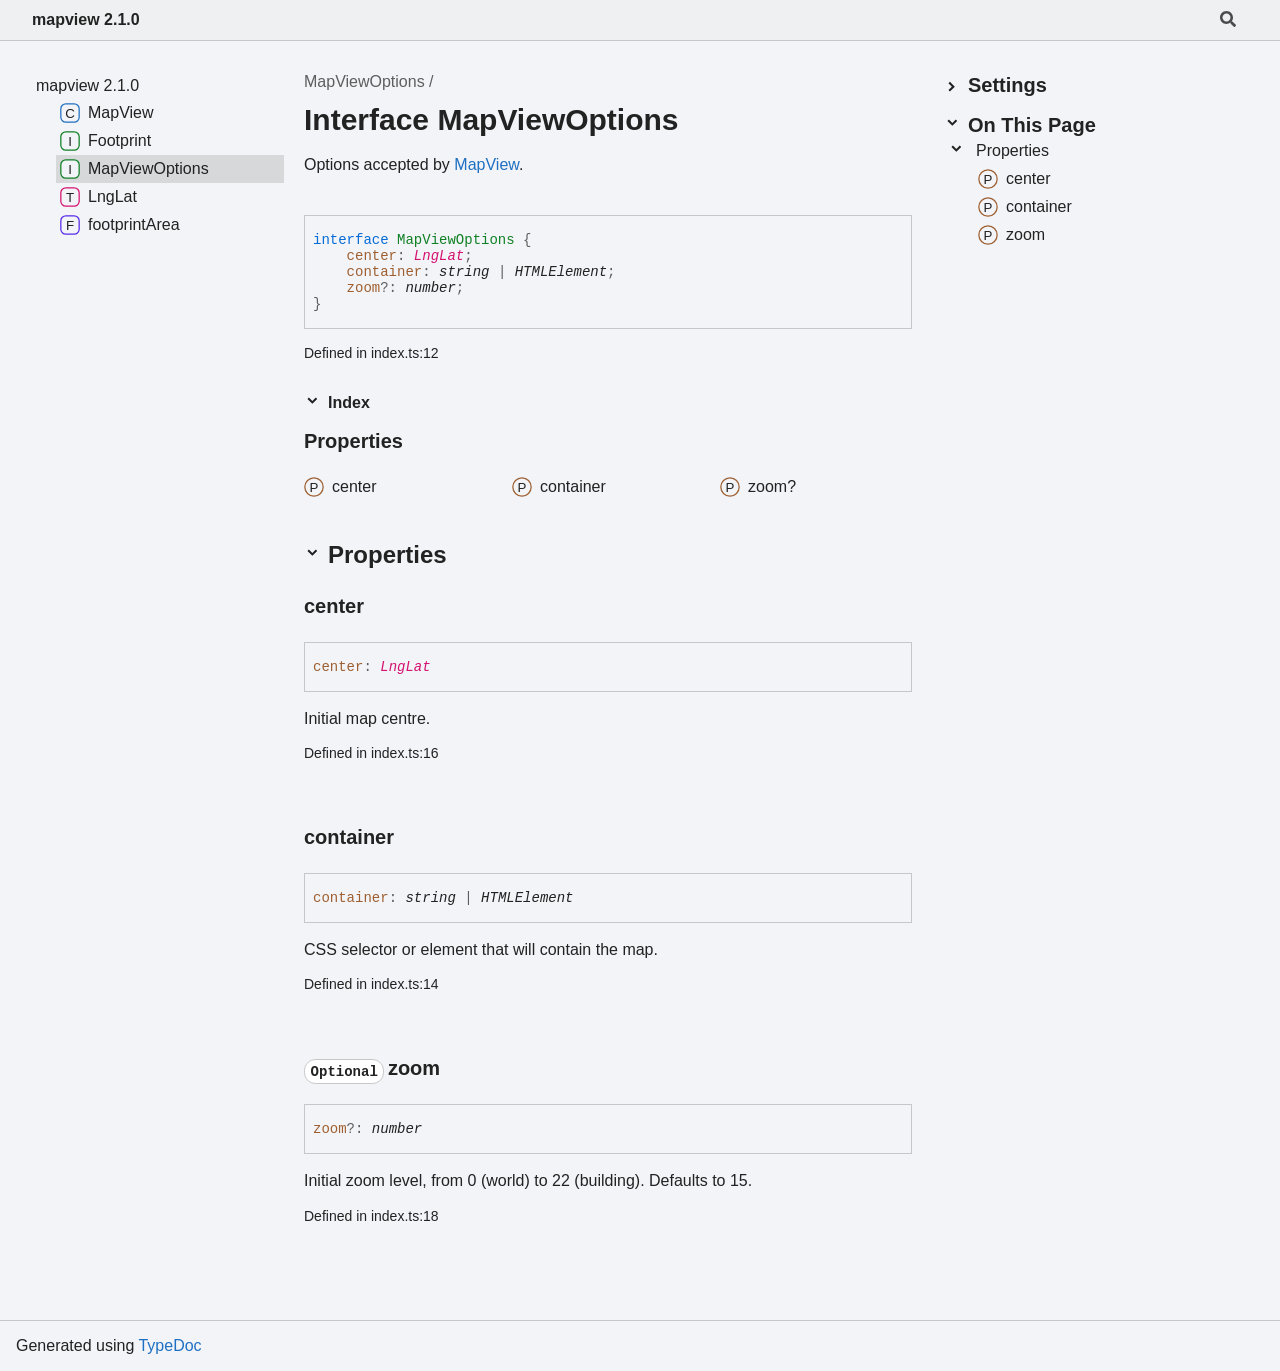
<file: docs/_extra/reference/mapview/interfaces/MapViewOptions.html>
<!DOCTYPE html><html class="default" lang="en" data-base="../"><head><meta charset="utf-8"/><meta http-equiv="x-ua-compatible" content="IE=edge"/><title>MapViewOptions | mapview 2.1.0</title><meta name="description" content="Documentation for mapview 2.1.0"/><meta name="viewport" content="width=device-width, initial-scale=1"/><link rel="stylesheet" href="../assets/style.css"/><link rel="stylesheet" href="../assets/highlight.css"/><script defer src="../assets/main.js"></script><script async src="../assets/icons.js" id="tsd-icons-script"></script><script async src="../assets/search.js" id="tsd-search-script"></script><script async src="../assets/navigation.js" id="tsd-nav-script"></script></head><body><script>document.documentElement.dataset.theme = localStorage.getItem("tsd-theme") || "os";document.body.style.display="none";setTimeout(() => window.app?app.showPage():document.body.style.removeProperty("display"),500)</script><header class="tsd-page-toolbar">
<div class="tsd-toolbar-contents container"><a href="../index.html" class="title">mapview 2.1.0</a>
<div id="tsd-toolbar-links"></div><button id="tsd-search-trigger" class="tsd-widget" aria-label="Search"><svg width="16" height="16" viewBox="0 0 16 16" fill="none" aria-hidden="true"><use href="../assets/icons.svg#icon-search"></use></svg></button><dialog id="tsd-search" aria-label="Search"><input role="combobox" id="tsd-search-input" aria-controls="tsd-search-results" aria-autocomplete="list" aria-expanded="true" autocapitalize="off" autocomplete="off" placeholder="Search the docs" maxLength="100"/>
<ul role="listbox" id="tsd-search-results"></ul>
<div id="tsd-search-status" aria-live="polite" aria-atomic="true">
<div>Preparing search index...</div></div></dialog><a href="#" class="tsd-widget menu" id="tsd-toolbar-menu-trigger" data-toggle="menu" aria-label="Menu"><svg width="16" height="16" viewBox="0 0 16 16" fill="none" aria-hidden="true"><use href="../assets/icons.svg#icon-menu"></use></svg></a></div></header>
<div class="container container-main">
<div class="col-content">
<div class="tsd-page-title">
<ul class="tsd-breadcrumb" aria-label="Breadcrumb">
<li><a href="" aria-current="page">MapViewOptions</a></li></ul>
<h1>Interface MapViewOptions</h1></div>
<section class="tsd-panel tsd-comment">
<div class="tsd-comment tsd-typography"><p>Options accepted by <a href="../classes/MapView.html" class="tsd-kind-class">MapView</a>.</p>
</div></section>
<div class="tsd-signature"><span class="tsd-signature-keyword">interface</span> <span class="tsd-kind-interface">MapViewOptions</span> <span class="tsd-signature-symbol">{</span><br/>    <a class="tsd-kind-property" href="#center">center</a><span class="tsd-signature-symbol">:</span> <a href="../types/LngLat.html" class="tsd-signature-type tsd-kind-type-alias">LngLat</a><span class="tsd-signature-symbol">;</span><br/>    <a class="tsd-kind-property" href="#container">container</a><span class="tsd-signature-symbol">:</span> <span class="tsd-signature-type">string</span> <span class="tsd-signature-symbol">|</span> <span class="tsd-signature-type">HTMLElement</span><span class="tsd-signature-symbol">;</span><br/>    <a class="tsd-kind-property" href="#zoom">zoom</a><span class="tsd-signature-symbol">?:</span> <span class="tsd-signature-type">number</span><span class="tsd-signature-symbol">;</span><br/><span class="tsd-signature-symbol">}</span></div><aside class="tsd-sources">
<ul>
<li>Defined in index.ts:12</li></ul></aside>
<section class="tsd-panel-group tsd-index-group">
<section class="tsd-panel tsd-index-panel">
<details class="tsd-index-content tsd-accordion" open><summary class="tsd-accordion-summary tsd-index-summary"><svg width="20" height="20" viewBox="0 0 24 24" fill="none" aria-hidden="true"><use href="../assets/icons.svg#icon-chevronDown"></use></svg>
<h5 class="tsd-index-heading uppercase">Index</h5></summary>
<div class="tsd-accordion-details">
<section class="tsd-index-section">
<h3 class="tsd-index-heading tsd-anchor-link" id="properties">Properties<a href="#properties" aria-label="Permalink" class="tsd-anchor-icon"><svg viewBox="0 0 24 24" aria-hidden="true"><use href="../assets/icons.svg#icon-anchor"></use></svg></a></h3>
<div class="tsd-index-list"><a href="#center" class="tsd-index-link"><svg class="tsd-kind-icon" viewBox="0 0 24 24" aria-label="Property"><use href="../assets/icons.svg#icon-1024"></use></svg><span>center</span></a>
<a href="#container" class="tsd-index-link"><svg class="tsd-kind-icon" viewBox="0 0 24 24" aria-label="Property"><use href="../assets/icons.svg#icon-1024"></use></svg><span>container</span></a>
<a href="#zoom" class="tsd-index-link"><svg class="tsd-kind-icon" viewBox="0 0 24 24" aria-label="Property"><use href="../assets/icons.svg#icon-1024"></use></svg><span>zoom?</span></a>
</div></section></div></details></section></section>
<details class="tsd-panel-group tsd-member-group tsd-accordion" open><summary class="tsd-accordion-summary" data-key="section-Properties"><svg width="20" height="20" viewBox="0 0 24 24" fill="none" aria-hidden="true"><use href="../assets/icons.svg#icon-chevronDown"></use></svg>
<h2 class="tsd-anchor-link" id="properties-1">Properties<a href="#properties-1" aria-label="Permalink" class="tsd-anchor-icon"><svg viewBox="0 0 24 24" aria-hidden="true"><use href="../assets/icons.svg#icon-anchor"></use></svg></a></h2></summary>
<section>
<section class="tsd-panel tsd-member">
<h3 class="tsd-anchor-link" id="center"><span>center</span><a href="#center" aria-label="Permalink" class="tsd-anchor-icon"><svg viewBox="0 0 24 24" aria-hidden="true"><use href="../assets/icons.svg#icon-anchor"></use></svg></a></h3>
<div class="tsd-signature"><span class="tsd-kind-property">center</span><span class="tsd-signature-symbol">:</span> <a href="../types/LngLat.html" class="tsd-signature-type tsd-kind-type-alias">LngLat</a></div>
<div class="tsd-comment tsd-typography"><p>Initial map centre.</p>
</div><aside class="tsd-sources">
<ul>
<li>Defined in index.ts:16</li></ul></aside></section>
<section class="tsd-panel tsd-member">
<h3 class="tsd-anchor-link" id="container"><span>container</span><a href="#container" aria-label="Permalink" class="tsd-anchor-icon"><svg viewBox="0 0 24 24" aria-hidden="true"><use href="../assets/icons.svg#icon-anchor"></use></svg></a></h3>
<div class="tsd-signature"><span class="tsd-kind-property">container</span><span class="tsd-signature-symbol">:</span> <span class="tsd-signature-type">string</span> <span class="tsd-signature-symbol">|</span> <span class="tsd-signature-type">HTMLElement</span></div>
<div class="tsd-comment tsd-typography"><p>CSS selector or element that will contain the map.</p>
</div><aside class="tsd-sources">
<ul>
<li>Defined in index.ts:14</li></ul></aside></section>
<section class="tsd-panel tsd-member">
<h3 class="tsd-anchor-link" id="zoom"><code class="tsd-tag">Optional</code><span>zoom</span><a href="#zoom" aria-label="Permalink" class="tsd-anchor-icon"><svg viewBox="0 0 24 24" aria-hidden="true"><use href="../assets/icons.svg#icon-anchor"></use></svg></a></h3>
<div class="tsd-signature"><span class="tsd-kind-property">zoom</span><span class="tsd-signature-symbol">?:</span> <span class="tsd-signature-type">number</span></div>
<div class="tsd-comment tsd-typography"><p>Initial zoom level, from 0 (world) to 22 (building). Defaults to 15.</p>
</div><aside class="tsd-sources">
<ul>
<li>Defined in index.ts:18</li></ul></aside></section></section></details></div>
<div class="col-sidebar">
<div class="page-menu">
<div class="tsd-navigation settings">
<details class="tsd-accordion"><summary class="tsd-accordion-summary"><svg width="20" height="20" viewBox="0 0 24 24" fill="none" aria-hidden="true"><use href="../assets/icons.svg#icon-chevronDown"></use></svg>
<h3>Settings</h3></summary>
<div class="tsd-accordion-details">
<div class="tsd-filter-visibility"><span class="settings-label">Member Visibility</span>
<ul id="tsd-filter-options">
<li class="tsd-filter-item"><label class="tsd-filter-input"><input type="checkbox" id="tsd-filter-protected" name="protected"/><svg width="32" height="32" viewBox="0 0 32 32" aria-hidden="true"><rect class="tsd-checkbox-background" width="30" height="30" x="1" y="1" rx="6" fill="none"></rect><path class="tsd-checkbox-checkmark" d="M8.35422 16.8214L13.2143 21.75L24.6458 10.25" stroke="none" stroke-width="3.5" stroke-linejoin="round" fill="none"></path></svg><span>Protected</span></label></li>
<li class="tsd-filter-item"><label class="tsd-filter-input"><input type="checkbox" id="tsd-filter-inherited" name="inherited" checked/><svg width="32" height="32" viewBox="0 0 32 32" aria-hidden="true"><rect class="tsd-checkbox-background" width="30" height="30" x="1" y="1" rx="6" fill="none"></rect><path class="tsd-checkbox-checkmark" d="M8.35422 16.8214L13.2143 21.75L24.6458 10.25" stroke="none" stroke-width="3.5" stroke-linejoin="round" fill="none"></path></svg><span>Inherited</span></label></li>
<li class="tsd-filter-item"><label class="tsd-filter-input"><input type="checkbox" id="tsd-filter-external" name="external"/><svg width="32" height="32" viewBox="0 0 32 32" aria-hidden="true"><rect class="tsd-checkbox-background" width="30" height="30" x="1" y="1" rx="6" fill="none"></rect><path class="tsd-checkbox-checkmark" d="M8.35422 16.8214L13.2143 21.75L24.6458 10.25" stroke="none" stroke-width="3.5" stroke-linejoin="round" fill="none"></path></svg><span>External</span></label></li></ul></div>
<div class="tsd-theme-toggle"><label class="settings-label" for="tsd-theme">Theme</label><select id="tsd-theme"><option value="os">OS</option><option value="light">Light</option><option value="dark">Dark</option></select></div></div></details></div>
<details open class="tsd-accordion tsd-page-navigation"><summary class="tsd-accordion-summary"><svg width="20" height="20" viewBox="0 0 24 24" fill="none" aria-hidden="true"><use href="../assets/icons.svg#icon-chevronDown"></use></svg>
<h3>On This Page</h3></summary>
<div class="tsd-accordion-details">
<details open class="tsd-accordion tsd-page-navigation-section"><summary class="tsd-accordion-summary" data-key="section-Properties"><svg width="20" height="20" viewBox="0 0 24 24" fill="none" aria-hidden="true"><use href="../assets/icons.svg#icon-chevronDown"></use></svg>Properties</summary>
<div><a href="#center"><svg class="tsd-kind-icon" viewBox="0 0 24 24" aria-label="Property"><use href="../assets/icons.svg#icon-1024"></use></svg><span>center</span></a><a href="#container"><svg class="tsd-kind-icon" viewBox="0 0 24 24" aria-label="Property"><use href="../assets/icons.svg#icon-1024"></use></svg><span>container</span></a><a href="#zoom"><svg class="tsd-kind-icon" viewBox="0 0 24 24" aria-label="Property"><use href="../assets/icons.svg#icon-1024"></use></svg><span>zoom</span></a></div></details></div></details></div>
<div class="site-menu">
<nav class="tsd-navigation"><a href="../index.html">mapview 2.1.0</a>
<ul class="tsd-small-nested-navigation" id="tsd-nav-container">
<li>Loading...</li></ul></nav></div></div></div><footer>
<p class="tsd-generator">Generated using <a href="https://typedoc.org/" target="_blank">TypeDoc</a></p></footer>
<div class="overlay"></div></body></html>
</file>
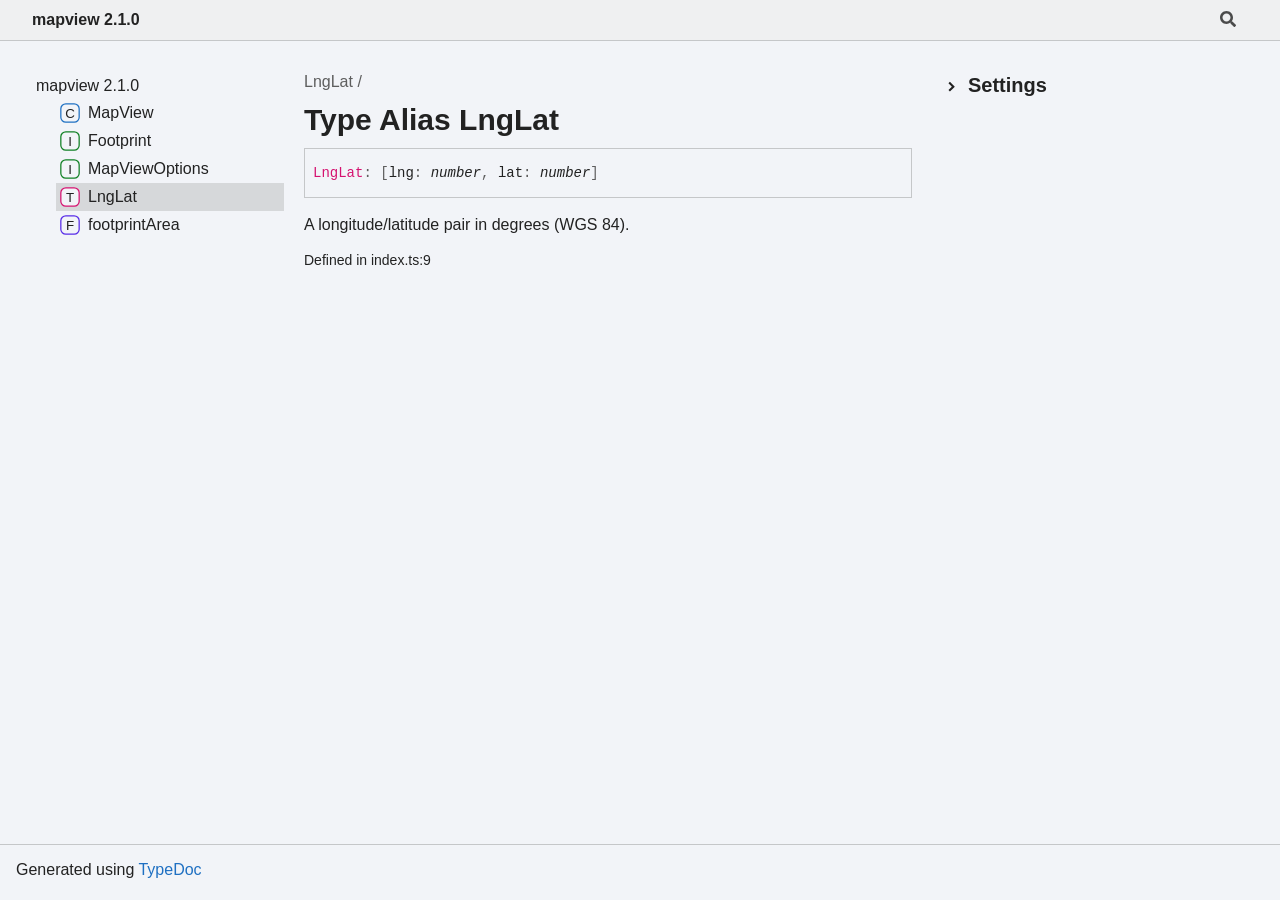
<file: docs/_extra/reference/mapview/types/LngLat.html>
<!DOCTYPE html><html class="default" lang="en" data-base="../"><head><meta charset="utf-8"/><meta http-equiv="x-ua-compatible" content="IE=edge"/><title>LngLat | mapview 2.1.0</title><meta name="description" content="Documentation for mapview 2.1.0"/><meta name="viewport" content="width=device-width, initial-scale=1"/><link rel="stylesheet" href="../assets/style.css"/><link rel="stylesheet" href="../assets/highlight.css"/><script defer src="../assets/main.js"></script><script async src="../assets/icons.js" id="tsd-icons-script"></script><script async src="../assets/search.js" id="tsd-search-script"></script><script async src="../assets/navigation.js" id="tsd-nav-script"></script></head><body><script>document.documentElement.dataset.theme = localStorage.getItem("tsd-theme") || "os";document.body.style.display="none";setTimeout(() => window.app?app.showPage():document.body.style.removeProperty("display"),500)</script><header class="tsd-page-toolbar">
<div class="tsd-toolbar-contents container"><a href="../index.html" class="title">mapview 2.1.0</a>
<div id="tsd-toolbar-links"></div><button id="tsd-search-trigger" class="tsd-widget" aria-label="Search"><svg width="16" height="16" viewBox="0 0 16 16" fill="none" aria-hidden="true"><use href="../assets/icons.svg#icon-search"></use></svg></button><dialog id="tsd-search" aria-label="Search"><input role="combobox" id="tsd-search-input" aria-controls="tsd-search-results" aria-autocomplete="list" aria-expanded="true" autocapitalize="off" autocomplete="off" placeholder="Search the docs" maxLength="100"/>
<ul role="listbox" id="tsd-search-results"></ul>
<div id="tsd-search-status" aria-live="polite" aria-atomic="true">
<div>Preparing search index...</div></div></dialog><a href="#" class="tsd-widget menu" id="tsd-toolbar-menu-trigger" data-toggle="menu" aria-label="Menu"><svg width="16" height="16" viewBox="0 0 16 16" fill="none" aria-hidden="true"><use href="../assets/icons.svg#icon-menu"></use></svg></a></div></header>
<div class="container container-main">
<div class="col-content">
<div class="tsd-page-title">
<ul class="tsd-breadcrumb" aria-label="Breadcrumb">
<li><a href="" aria-current="page">LngLat</a></li></ul>
<h1>Type Alias LngLat</h1></div>
<div class="tsd-signature"><span class="tsd-kind-type-alias">LngLat</span><span class="tsd-signature-symbol">:</span> <span class="tsd-signature-symbol">[</span>lng<span class="tsd-signature-symbol">:</span> <span class="tsd-signature-type">number</span><span class="tsd-signature-symbol">,</span> lat<span class="tsd-signature-symbol">:</span> <span class="tsd-signature-type">number</span><span class="tsd-signature-symbol">]</span></div>
<div class="tsd-comment tsd-typography"><p>A longitude/latitude pair in degrees (WGS 84).</p>
</div><aside class="tsd-sources">
<ul>
<li>Defined in index.ts:9</li></ul></aside></div>
<div class="col-sidebar">
<div class="page-menu">
<div class="tsd-navigation settings">
<details class="tsd-accordion"><summary class="tsd-accordion-summary"><svg width="20" height="20" viewBox="0 0 24 24" fill="none" aria-hidden="true"><use href="../assets/icons.svg#icon-chevronDown"></use></svg>
<h3>Settings</h3></summary>
<div class="tsd-accordion-details">
<div class="tsd-filter-visibility"><span class="settings-label">Member Visibility</span>
<ul id="tsd-filter-options">
<li class="tsd-filter-item"><label class="tsd-filter-input"><input type="checkbox" id="tsd-filter-protected" name="protected"/><svg width="32" height="32" viewBox="0 0 32 32" aria-hidden="true"><rect class="tsd-checkbox-background" width="30" height="30" x="1" y="1" rx="6" fill="none"></rect><path class="tsd-checkbox-checkmark" d="M8.35422 16.8214L13.2143 21.75L24.6458 10.25" stroke="none" stroke-width="3.5" stroke-linejoin="round" fill="none"></path></svg><span>Protected</span></label></li>
<li class="tsd-filter-item"><label class="tsd-filter-input"><input type="checkbox" id="tsd-filter-inherited" name="inherited" checked/><svg width="32" height="32" viewBox="0 0 32 32" aria-hidden="true"><rect class="tsd-checkbox-background" width="30" height="30" x="1" y="1" rx="6" fill="none"></rect><path class="tsd-checkbox-checkmark" d="M8.35422 16.8214L13.2143 21.75L24.6458 10.25" stroke="none" stroke-width="3.5" stroke-linejoin="round" fill="none"></path></svg><span>Inherited</span></label></li>
<li class="tsd-filter-item"><label class="tsd-filter-input"><input type="checkbox" id="tsd-filter-external" name="external"/><svg width="32" height="32" viewBox="0 0 32 32" aria-hidden="true"><rect class="tsd-checkbox-background" width="30" height="30" x="1" y="1" rx="6" fill="none"></rect><path class="tsd-checkbox-checkmark" d="M8.35422 16.8214L13.2143 21.75L24.6458 10.25" stroke="none" stroke-width="3.5" stroke-linejoin="round" fill="none"></path></svg><span>External</span></label></li></ul></div>
<div class="tsd-theme-toggle"><label class="settings-label" for="tsd-theme">Theme</label><select id="tsd-theme"><option value="os">OS</option><option value="light">Light</option><option value="dark">Dark</option></select></div></div></details></div></div>
<div class="site-menu">
<nav class="tsd-navigation"><a href="../index.html">mapview 2.1.0</a>
<ul class="tsd-small-nested-navigation" id="tsd-nav-container">
<li>Loading...</li></ul></nav></div></div></div><footer>
<p class="tsd-generator">Generated using <a href="https://typedoc.org/" target="_blank">TypeDoc</a></p></footer>
<div class="overlay"></div></body></html>
</file>
<file: docs/_extra/reference/mapview/assets/style.css>
@layer typedoc {
    :root {
        --dim-toolbar-contents-height: 2.5rem;
        --dim-toolbar-border-bottom-width: 1px;
        --dim-header-height: calc(
            var(--dim-toolbar-border-bottom-width) +
                var(--dim-toolbar-contents-height)
        );

        /* 0rem For mobile; unit is required for calculation in `calc` */
        --dim-container-main-margin-y: 0rem;

        --dim-footer-height: 3.5rem;

        --modal-animation-duration: 0.2s;
    }

    :root {
        /* Light */
        --light-color-background: #f2f4f8;
        --light-color-background-secondary: #eff0f1;
        /* Not to be confused with [:active](https://developer.mozilla.org/en-US/docs/Web/CSS/:active) */
        --light-color-background-active: #d6d8da;
        --light-color-background-warning: #e6e600;
        --light-color-warning-text: #222;
        --light-color-accent: #c5c7c9;
        --light-color-active-menu-item: var(--light-color-background-active);
        --light-color-text: #222;
        --light-color-contrast-text: #000;
        --light-color-text-aside: #5e5e5e;

        --light-color-icon-background: var(--light-color-background);
        --light-color-icon-text: var(--light-color-text);

        --light-color-comment-tag-text: var(--light-color-text);
        --light-color-comment-tag: var(--light-color-background);

        --light-color-link: #1f70c2;
        --light-color-focus-outline: #3584e4;

        --light-color-ts-keyword: #056bd6;
        --light-color-ts-project: #b111c9;
        --light-color-ts-module: var(--light-color-ts-project);
        --light-color-ts-namespace: var(--light-color-ts-project);
        --light-color-ts-enum: #7e6f15;
        --light-color-ts-enum-member: var(--light-color-ts-enum);
        --light-color-ts-variable: #4760ec;
        --light-color-ts-function: #572be7;
        --light-color-ts-class: #1f70c2;
        --light-color-ts-interface: #108024;
        --light-color-ts-constructor: var(--light-color-ts-class);
        --light-color-ts-property: #9f5f30;
        --light-color-ts-method: #be3989;
        --light-color-ts-reference: #ff4d82;
        --light-color-ts-call-signature: var(--light-color-ts-method);
        --light-color-ts-index-signature: var(--light-color-ts-property);
        --light-color-ts-constructor-signature: var(
            --light-color-ts-constructor
        );
        --light-color-ts-parameter: var(--light-color-ts-variable);
        /* type literal not included as links will never be generated to it */
        --light-color-ts-type-parameter: #a55c0e;
        --light-color-ts-accessor: #c73c3c;
        --light-color-ts-get-signature: var(--light-color-ts-accessor);
        --light-color-ts-set-signature: var(--light-color-ts-accessor);
        --light-color-ts-type-alias: #d51270;
        /* reference not included as links will be colored with the kind that it points to */
        --light-color-document: #000000;

        --light-color-alert-note: #0969d9;
        --light-color-alert-tip: #1a7f37;
        --light-color-alert-important: #8250df;
        --light-color-alert-warning: #9a6700;
        --light-color-alert-caution: #cf222e;

        --light-external-icon: url("data:image/svg+xml;utf8,<svg xmlns='http://www.w3.org/2000/svg' viewBox='0 0 100 100' width='10' height='10'><path fill-opacity='0' stroke='%23000' stroke-width='10' d='m43,35H5v60h60V57M45,5v10l10,10-30,30 20,20 30-30 10,10h10V5z'/></svg>");
        --light-color-scheme: light;
    }

    :root {
        /* Dark */
        --dark-color-background: #2b2e33;
        --dark-color-background-secondary: #1e2024;
        /* Not to be confused with [:active](https://developer.mozilla.org/en-US/docs/Web/CSS/:active) */
        --dark-color-background-active: #5d5d6a;
        --dark-color-background-warning: #bebe00;
        --dark-color-warning-text: #222;
        --dark-color-accent: #9096a2;
        --dark-color-active-menu-item: var(--dark-color-background-active);
        --dark-color-text: #f5f5f5;
        --dark-color-contrast-text: #ffffff;
        --dark-color-text-aside: #dddddd;

        --dark-color-icon-background: var(--dark-color-background-secondary);
        --dark-color-icon-text: var(--dark-color-text);

        --dark-color-comment-tag-text: var(--dark-color-text);
        --dark-color-comment-tag: var(--dark-color-background);

        --dark-color-link: #00aff4;
        --dark-color-focus-outline: #4c97f2;

        --dark-color-ts-keyword: #3399ff;
        --dark-color-ts-project: #e358ff;
        --dark-color-ts-module: var(--dark-color-ts-project);
        --dark-color-ts-namespace: var(--dark-color-ts-project);
        --dark-color-ts-enum: #f4d93e;
        --dark-color-ts-enum-member: var(--dark-color-ts-enum);
        --dark-color-ts-variable: #798dff;
        --dark-color-ts-function: #a280ff;
        --dark-color-ts-class: #8ac4ff;
        --dark-color-ts-interface: #6cff87;
        --dark-color-ts-constructor: var(--dark-color-ts-class);
        --dark-color-ts-property: #ff984d;
        --dark-color-ts-method: #ff4db8;
        --dark-color-ts-reference: #ff4d82;
        --dark-color-ts-call-signature: var(--dark-color-ts-method);
        --dark-color-ts-index-signature: var(--dark-color-ts-property);
        --dark-color-ts-constructor-signature: var(--dark-color-ts-constructor);
        --dark-color-ts-parameter: var(--dark-color-ts-variable);
        /* type literal not included as links will never be generated to it */
        --dark-color-ts-type-parameter: #e07d13;
        --dark-color-ts-accessor: #ff6060;
        --dark-color-ts-get-signature: var(--dark-color-ts-accessor);
        --dark-color-ts-set-signature: var(--dark-color-ts-accessor);
        --dark-color-ts-type-alias: #ff6492;
        /* reference not included as links will be colored with the kind that it points to */
        --dark-color-document: #ffffff;

        --dark-color-alert-note: #0969d9;
        --dark-color-alert-tip: #1a7f37;
        --dark-color-alert-important: #8250df;
        --dark-color-alert-warning: #9a6700;
        --dark-color-alert-caution: #cf222e;

        --dark-external-icon: url("data:image/svg+xml;utf8,<svg xmlns='http://www.w3.org/2000/svg' viewBox='0 0 100 100' width='10' height='10'><path fill-opacity='0' stroke='%23fff' stroke-width='10' d='m43,35H5v60h60V57M45,5v10l10,10-30,30 20,20 30-30 10,10h10V5z'/></svg>");
        --dark-color-scheme: dark;
    }

    @media (prefers-color-scheme: light) {
        :root {
            --color-background: var(--light-color-background);
            --color-background-secondary: var(
                --light-color-background-secondary
            );
            --color-background-active: var(--light-color-background-active);
            --color-background-warning: var(--light-color-background-warning);
            --color-warning-text: var(--light-color-warning-text);
            --color-accent: var(--light-color-accent);
            --color-active-menu-item: var(--light-color-active-menu-item);
            --color-text: var(--light-color-text);
            --color-contrast-text: var(--light-color-contrast-text);
            --color-text-aside: var(--light-color-text-aside);

            --color-icon-background: var(--light-color-icon-background);
            --color-icon-text: var(--light-color-icon-text);

            --color-comment-tag-text: var(--light-color-text);
            --color-comment-tag: var(--light-color-background);

            --color-link: var(--light-color-link);
            --color-focus-outline: var(--light-color-focus-outline);

            --color-ts-keyword: var(--light-color-ts-keyword);
            --color-ts-project: var(--light-color-ts-project);
            --color-ts-module: var(--light-color-ts-module);
            --color-ts-namespace: var(--light-color-ts-namespace);
            --color-ts-enum: var(--light-color-ts-enum);
            --color-ts-enum-member: var(--light-color-ts-enum-member);
            --color-ts-variable: var(--light-color-ts-variable);
            --color-ts-function: var(--light-color-ts-function);
            --color-ts-class: var(--light-color-ts-class);
            --color-ts-interface: var(--light-color-ts-interface);
            --color-ts-constructor: var(--light-color-ts-constructor);
            --color-ts-property: var(--light-color-ts-property);
            --color-ts-method: var(--light-color-ts-method);
            --color-ts-reference: var(--light-color-ts-reference);
            --color-ts-call-signature: var(--light-color-ts-call-signature);
            --color-ts-index-signature: var(--light-color-ts-index-signature);
            --color-ts-constructor-signature: var(
                --light-color-ts-constructor-signature
            );
            --color-ts-parameter: var(--light-color-ts-parameter);
            --color-ts-type-parameter: var(--light-color-ts-type-parameter);
            --color-ts-accessor: var(--light-color-ts-accessor);
            --color-ts-get-signature: var(--light-color-ts-get-signature);
            --color-ts-set-signature: var(--light-color-ts-set-signature);
            --color-ts-type-alias: var(--light-color-ts-type-alias);
            --color-document: var(--light-color-document);

            --color-alert-note: var(--light-color-alert-note);
            --color-alert-tip: var(--light-color-alert-tip);
            --color-alert-important: var(--light-color-alert-important);
            --color-alert-warning: var(--light-color-alert-warning);
            --color-alert-caution: var(--light-color-alert-caution);

            --external-icon: var(--light-external-icon);
            --color-scheme: var(--light-color-scheme);
        }
    }

    @media (prefers-color-scheme: dark) {
        :root {
            --color-background: var(--dark-color-background);
            --color-background-secondary: var(
                --dark-color-background-secondary
            );
            --color-background-active: var(--dark-color-background-active);
            --color-background-warning: var(--dark-color-background-warning);
            --color-warning-text: var(--dark-color-warning-text);
            --color-accent: var(--dark-color-accent);
            --color-active-menu-item: var(--dark-color-active-menu-item);
            --color-text: var(--dark-color-text);
            --color-contrast-text: var(--dark-color-contrast-text);
            --color-text-aside: var(--dark-color-text-aside);

            --color-icon-background: var(--dark-color-icon-background);
            --color-icon-text: var(--dark-color-icon-text);

            --color-comment-tag-text: var(--dark-color-text);
            --color-comment-tag: var(--dark-color-background);

            --color-link: var(--dark-color-link);
            --color-focus-outline: var(--dark-color-focus-outline);

            --color-ts-keyword: var(--dark-color-ts-keyword);
            --color-ts-project: var(--dark-color-ts-project);
            --color-ts-module: var(--dark-color-ts-module);
            --color-ts-namespace: var(--dark-color-ts-namespace);
            --color-ts-enum: var(--dark-color-ts-enum);
            --color-ts-enum-member: var(--dark-color-ts-enum-member);
            --color-ts-variable: var(--dark-color-ts-variable);
            --color-ts-function: var(--dark-color-ts-function);
            --color-ts-class: var(--dark-color-ts-class);
            --color-ts-interface: var(--dark-color-ts-interface);
            --color-ts-constructor: var(--dark-color-ts-constructor);
            --color-ts-property: var(--dark-color-ts-property);
            --color-ts-method: var(--dark-color-ts-method);
            --color-ts-reference: var(--dark-color-ts-reference);
            --color-ts-call-signature: var(--dark-color-ts-call-signature);
            --color-ts-index-signature: var(--dark-color-ts-index-signature);
            --color-ts-constructor-signature: var(
                --dark-color-ts-constructor-signature
            );
            --color-ts-parameter: var(--dark-color-ts-parameter);
            --color-ts-type-parameter: var(--dark-color-ts-type-parameter);
            --color-ts-accessor: var(--dark-color-ts-accessor);
            --color-ts-get-signature: var(--dark-color-ts-get-signature);
            --color-ts-set-signature: var(--dark-color-ts-set-signature);
            --color-ts-type-alias: var(--dark-color-ts-type-alias);
            --color-document: var(--dark-color-document);

            --color-alert-note: var(--dark-color-alert-note);
            --color-alert-tip: var(--dark-color-alert-tip);
            --color-alert-important: var(--dark-color-alert-important);
            --color-alert-warning: var(--dark-color-alert-warning);
            --color-alert-caution: var(--dark-color-alert-caution);

            --external-icon: var(--dark-external-icon);
            --color-scheme: var(--dark-color-scheme);
        }
    }

    :root[data-theme="light"] {
        --color-background: var(--light-color-background);
        --color-background-secondary: var(--light-color-background-secondary);
        --color-background-active: var(--light-color-background-active);
        --color-background-warning: var(--light-color-background-warning);
        --color-warning-text: var(--light-color-warning-text);
        --color-icon-background: var(--light-color-icon-background);
        --color-accent: var(--light-color-accent);
        --color-active-menu-item: var(--light-color-active-menu-item);
        --color-text: var(--light-color-text);
        --color-contrast-text: var(--light-color-contrast-text);
        --color-text-aside: var(--light-color-text-aside);
        --color-icon-text: var(--light-color-icon-text);

        --color-comment-tag-text: var(--light-color-text);
        --color-comment-tag: var(--light-color-background);

        --color-link: var(--light-color-link);
        --color-focus-outline: var(--light-color-focus-outline);

        --color-ts-keyword: var(--light-color-ts-keyword);
        --color-ts-project: var(--light-color-ts-project);
        --color-ts-module: var(--light-color-ts-module);
        --color-ts-namespace: var(--light-color-ts-namespace);
        --color-ts-enum: var(--light-color-ts-enum);
        --color-ts-enum-member: var(--light-color-ts-enum-member);
        --color-ts-variable: var(--light-color-ts-variable);
        --color-ts-function: var(--light-color-ts-function);
        --color-ts-class: var(--light-color-ts-class);
        --color-ts-interface: var(--light-color-ts-interface);
        --color-ts-constructor: var(--light-color-ts-constructor);
        --color-ts-property: var(--light-color-ts-property);
        --color-ts-method: var(--light-color-ts-method);
        --color-ts-reference: var(--light-color-ts-reference);
        --color-ts-call-signature: var(--light-color-ts-call-signature);
        --color-ts-index-signature: var(--light-color-ts-index-signature);
        --color-ts-constructor-signature: var(
            --light-color-ts-constructor-signature
        );
        --color-ts-parameter: var(--light-color-ts-parameter);
        --color-ts-type-parameter: var(--light-color-ts-type-parameter);
        --color-ts-accessor: var(--light-color-ts-accessor);
        --color-ts-get-signature: var(--light-color-ts-get-signature);
        --color-ts-set-signature: var(--light-color-ts-set-signature);
        --color-ts-type-alias: var(--light-color-ts-type-alias);
        --color-document: var(--light-color-document);

        --color-note: var(--light-color-note);
        --color-tip: var(--light-color-tip);
        --color-important: var(--light-color-important);
        --color-warning: var(--light-color-warning);
        --color-caution: var(--light-color-caution);

        --external-icon: var(--light-external-icon);
        --color-scheme: var(--light-color-scheme);
    }

    :root[data-theme="dark"] {
        --color-background: var(--dark-color-background);
        --color-background-secondary: var(--dark-color-background-secondary);
        --color-background-active: var(--dark-color-background-active);
        --color-background-warning: var(--dark-color-background-warning);
        --color-warning-text: var(--dark-color-warning-text);
        --color-icon-background: var(--dark-color-icon-background);
        --color-accent: var(--dark-color-accent);
        --color-active-menu-item: var(--dark-color-active-menu-item);
        --color-text: var(--dark-color-text);
        --color-contrast-text: var(--dark-color-contrast-text);
        --color-text-aside: var(--dark-color-text-aside);
        --color-icon-text: var(--dark-color-icon-text);

        --color-comment-tag-text: var(--dark-color-text);
        --color-comment-tag: var(--dark-color-background);

        --color-link: var(--dark-color-link);
        --color-focus-outline: var(--dark-color-focus-outline);

        --color-ts-keyword: var(--dark-color-ts-keyword);
        --color-ts-project: var(--dark-color-ts-project);
        --color-ts-module: var(--dark-color-ts-module);
        --color-ts-namespace: var(--dark-color-ts-namespace);
        --color-ts-enum: var(--dark-color-ts-enum);
        --color-ts-enum-member: var(--dark-color-ts-enum-member);
        --color-ts-variable: var(--dark-color-ts-variable);
        --color-ts-function: var(--dark-color-ts-function);
        --color-ts-class: var(--dark-color-ts-class);
        --color-ts-interface: var(--dark-color-ts-interface);
        --color-ts-constructor: var(--dark-color-ts-constructor);
        --color-ts-property: var(--dark-color-ts-property);
        --color-ts-method: var(--dark-color-ts-method);
        --color-ts-reference: var(--dark-color-ts-reference);
        --color-ts-call-signature: var(--dark-color-ts-call-signature);
        --color-ts-index-signature: var(--dark-color-ts-index-signature);
        --color-ts-constructor-signature: var(
            --dark-color-ts-constructor-signature
        );
        --color-ts-parameter: var(--dark-color-ts-parameter);
        --color-ts-type-parameter: var(--dark-color-ts-type-parameter);
        --color-ts-accessor: var(--dark-color-ts-accessor);
        --color-ts-get-signature: var(--dark-color-ts-get-signature);
        --color-ts-set-signature: var(--dark-color-ts-set-signature);
        --color-ts-type-alias: var(--dark-color-ts-type-alias);
        --color-document: var(--dark-color-document);

        --color-note: var(--dark-color-note);
        --color-tip: var(--dark-color-tip);
        --color-important: var(--dark-color-important);
        --color-warning: var(--dark-color-warning);
        --color-caution: var(--dark-color-caution);

        --external-icon: var(--dark-external-icon);
        --color-scheme: var(--dark-color-scheme);
    }

    html {
        color-scheme: var(--color-scheme);
        @media (prefers-reduced-motion: no-preference) {
            scroll-behavior: smooth;
        }
    }

    *:focus-visible,
    .tsd-accordion-summary:focus-visible svg {
        outline: 2px solid var(--color-focus-outline);
    }

    .always-visible,
    .always-visible .tsd-signatures {
        display: inherit !important;
    }

    h1,
    h2,
    h3,
    h4,
    h5,
    h6 {
        line-height: 1.2;
    }

    h1 {
        font-size: 1.875rem;
        margin: 0.67rem 0;
    }

    h2 {
        font-size: 1.5rem;
        margin: 0.83rem 0;
    }

    h3 {
        font-size: 1.25rem;
        margin: 1rem 0;
    }

    h4 {
        font-size: 1.05rem;
        margin: 1.33rem 0;
    }

    h5 {
        font-size: 1rem;
        margin: 1.5rem 0;
    }

    h6 {
        font-size: 0.875rem;
        margin: 2.33rem 0;
    }

    dl,
    menu,
    ol,
    ul {
        margin: 1em 0;
    }

    dd {
        margin: 0 0 0 34px;
    }

    .container {
        max-width: 1700px;
        padding: 0 2rem;
    }

    /* Footer */
    footer {
        border-top: 1px solid var(--color-accent);
        padding-top: 1rem;
        padding-bottom: 1rem;
        max-height: var(--dim-footer-height);
    }
    footer > p {
        margin: 0 1em;
    }

    .container-main {
        margin: var(--dim-container-main-margin-y) auto;
        /* toolbar, footer, margin */
        min-height: calc(
            100svh - var(--dim-header-height) - var(--dim-footer-height) -
                2 * var(--dim-container-main-margin-y)
        );
    }

    @keyframes fade-in {
        from {
            opacity: 0;
        }
        to {
            opacity: 1;
        }
    }
    @keyframes fade-out {
        from {
            opacity: 1;
            visibility: visible;
        }
        to {
            opacity: 0;
        }
    }
    @keyframes pop-in-from-right {
        from {
            transform: translate(100%, 0);
        }
        to {
            transform: translate(0, 0);
        }
    }
    @keyframes pop-out-to-right {
        from {
            transform: translate(0, 0);
            visibility: visible;
        }
        to {
            transform: translate(100%, 0);
        }
    }
    body {
        background: var(--color-background);
        font-family:
            -apple-system,
            BlinkMacSystemFont,
            "Segoe UI",
            "Noto Sans",
            Helvetica,
            Arial,
            sans-serif,
            "Apple Color Emoji",
            "Segoe UI Emoji";
        font-size: 16px;
        color: var(--color-text);
        margin: 0;
    }

    a {
        color: var(--color-link);
        text-decoration: none;
    }
    a:hover {
        text-decoration: underline;
    }
    a.external[target="_blank"] {
        background-image: var(--external-icon);
        background-position: top 3px right;
        background-repeat: no-repeat;
        padding-right: 13px;
    }
    a.tsd-anchor-link {
        color: var(--color-text);
    }
    :target {
        scroll-margin-block: calc(var(--dim-header-height) + 0.5rem);
    }

    math[display="block"] {
        position: relative;
        padding: 10px;
        border: 1px solid var(--color-accent);
        border-radius: 0.8em;
        margin-bottom: 8px;
    }

    code,
    pre {
        font-family: Menlo, Monaco, Consolas, "Courier New", monospace;
        padding: 0.2em;
        margin: 0;
        font-size: 0.875rem;
        border-radius: 0.8em;
    }

    pre {
        position: relative;
        white-space: pre-wrap;
        word-wrap: break-word;
        padding: 10px;
        border: 1px solid var(--color-accent);
        margin-bottom: 8px;
    }
    pre code {
        padding: 0;
        font-size: 100%;
    }
    pre > button {
        position: absolute;
        top: 10px;
        right: 10px;
        opacity: 0;
        transition: opacity 0.1s;
        box-sizing: border-box;
    }
    pre:hover > button,
    pre > button.visible,
    pre > button:focus-visible {
        opacity: 1;
    }

    blockquote {
        margin: 1em 0;
        padding-left: 1em;
        border-left: 4px solid gray;
    }

    img {
        max-width: 100%;
    }

    * {
        scrollbar-width: thin;
        scrollbar-color: var(--color-accent) var(--color-icon-background);
    }

    *::-webkit-scrollbar {
        width: 0.75rem;
    }

    *::-webkit-scrollbar-track {
        background: var(--color-icon-background);
    }

    *::-webkit-scrollbar-thumb {
        background-color: var(--color-accent);
        border-radius: 999rem;
        border: 0.25rem solid var(--color-icon-background);
    }

    dialog {
        border: none;
        outline: none;
        padding: 0;
        background-color: var(--color-background);
    }
    dialog::backdrop {
        display: none;
    }
    #tsd-overlay {
        background-color: rgba(0, 0, 0, 0.5);
        position: fixed;
        z-index: 9999;
        top: 0;
        left: 0;
        right: 0;
        bottom: 0;
        animation: fade-in var(--modal-animation-duration) forwards;
    }
    #tsd-overlay.closing {
        animation-name: fade-out;
    }

    .tsd-typography {
        line-height: 1.333em;
    }
    .tsd-typography ul {
        list-style: square;
        padding: 0 0 0 20px;
        margin: 0;
    }
    .tsd-typography .tsd-index-panel h3,
    .tsd-index-panel .tsd-typography h3,
    .tsd-typography h4,
    .tsd-typography h5,
    .tsd-typography h6 {
        font-size: 1em;
    }
    .tsd-typography h5,
    .tsd-typography h6 {
        font-weight: normal;
    }
    .tsd-typography p,
    .tsd-typography ul,
    .tsd-typography ol {
        margin: 1em 0;
    }
    .tsd-typography table {
        border-collapse: collapse;
        border: none;
    }
    .tsd-typography td,
    .tsd-typography th {
        padding: 6px 13px;
        border: 1px solid var(--color-accent);
    }
    .tsd-typography thead,
    .tsd-typography tr:nth-child(even) {
        background-color: var(--color-background-secondary);
    }

    .tsd-alert {
        padding: 8px 16px;
        margin-bottom: 16px;
        border-left: 0.25em solid var(--alert-color);
    }
    .tsd-alert blockquote > :last-child,
    .tsd-alert > :last-child {
        margin-bottom: 0;
    }
    .tsd-alert-title {
        color: var(--alert-color);
        display: inline-flex;
        align-items: center;
    }
    .tsd-alert-title span {
        margin-left: 4px;
    }

    .tsd-alert-note {
        --alert-color: var(--color-alert-note);
    }
    .tsd-alert-tip {
        --alert-color: var(--color-alert-tip);
    }
    .tsd-alert-important {
        --alert-color: var(--color-alert-important);
    }
    .tsd-alert-warning {
        --alert-color: var(--color-alert-warning);
    }
    .tsd-alert-caution {
        --alert-color: var(--color-alert-caution);
    }

    .tsd-breadcrumb {
        margin: 0;
        margin-top: 1rem;
        padding: 0;
        color: var(--color-text-aside);
    }
    .tsd-breadcrumb a {
        color: var(--color-text-aside);
        text-decoration: none;
    }
    .tsd-breadcrumb a:hover {
        text-decoration: underline;
    }
    .tsd-breadcrumb li {
        display: inline;
    }
    .tsd-breadcrumb li:after {
        content: " / ";
    }

    .tsd-comment-tags {
        display: flex;
        flex-direction: column;
    }
    dl.tsd-comment-tag-group {
        display: flex;
        align-items: center;
        overflow: hidden;
        margin: 0.5em 0;
    }
    dl.tsd-comment-tag-group dt {
        display: flex;
        margin-right: 0.5em;
        font-size: 0.875em;
        font-weight: normal;
    }
    dl.tsd-comment-tag-group dd {
        margin: 0;
    }
    code.tsd-tag {
        padding: 0.25em 0.4em;
        border: 0.1em solid var(--color-accent);
        margin-right: 0.25em;
        font-size: 70%;
    }
    h1 code.tsd-tag:first-of-type {
        margin-left: 0.25em;
    }

    dl.tsd-comment-tag-group dd:before,
    dl.tsd-comment-tag-group dd:after {
        content: " ";
    }
    dl.tsd-comment-tag-group dd pre,
    dl.tsd-comment-tag-group dd:after {
        clear: both;
    }
    dl.tsd-comment-tag-group p {
        margin: 0;
    }

    .tsd-panel.tsd-comment .lead {
        font-size: 1.1em;
        line-height: 1.333em;
        margin-bottom: 2em;
    }
    .tsd-panel.tsd-comment .lead:last-child {
        margin-bottom: 0;
    }

    .tsd-filter-visibility h4 {
        font-size: 1rem;
        padding-top: 0.75rem;
        padding-bottom: 0.5rem;
        margin: 0;
    }
    .tsd-filter-item:not(:last-child) {
        margin-bottom: 0.5rem;
    }
    .tsd-filter-input {
        display: flex;
        width: -moz-fit-content;
        width: fit-content;
        align-items: center;
        -webkit-user-select: none;
        -moz-user-select: none;
        -ms-user-select: none;
        user-select: none;
        cursor: pointer;
    }
    .tsd-filter-input input[type="checkbox"] {
        cursor: pointer;
        position: absolute;
        width: 1.5em;
        height: 1.5em;
        opacity: 0;
    }
    .tsd-filter-input input[type="checkbox"]:disabled {
        pointer-events: none;
    }
    .tsd-filter-input svg {
        cursor: pointer;
        width: 1.5em;
        height: 1.5em;
        margin-right: 0.5em;
        border-radius: 0.33em;
        /* Leaving this at full opacity breaks event listeners on Firefox.
        Don't remove unless you know what you're doing. */
        opacity: 0.99;
    }
    .tsd-filter-input input[type="checkbox"]:focus-visible + svg {
        outline: 2px solid var(--color-focus-outline);
    }
    .tsd-checkbox-background {
        fill: var(--color-accent);
    }
    input[type="checkbox"]:checked ~ svg .tsd-checkbox-checkmark {
        stroke: var(--color-text);
    }
    .tsd-filter-input input:disabled ~ svg > .tsd-checkbox-background {
        fill: var(--color-background);
        stroke: var(--color-accent);
        stroke-width: 0.25rem;
    }
    .tsd-filter-input input:disabled ~ svg > .tsd-checkbox-checkmark {
        stroke: var(--color-accent);
    }

    .settings-label {
        font-weight: bold;
        text-transform: uppercase;
        display: inline-block;
    }

    .tsd-filter-visibility .settings-label {
        margin: 0.75rem 0 0.5rem 0;
    }

    .tsd-theme-toggle .settings-label {
        margin: 0.75rem 0.75rem 0 0;
    }

    .tsd-hierarchy h4 label:hover span {
        text-decoration: underline;
    }

    .tsd-hierarchy {
        list-style: square;
        margin: 0;
    }
    .tsd-hierarchy-target {
        font-weight: bold;
    }
    .tsd-hierarchy-toggle {
        color: var(--color-link);
        cursor: pointer;
    }

    .tsd-full-hierarchy:not(:last-child) {
        margin-bottom: 1em;
        padding-bottom: 1em;
        border-bottom: 1px solid var(--color-accent);
    }
    .tsd-full-hierarchy,
    .tsd-full-hierarchy ul {
        list-style: none;
        margin: 0;
        padding: 0;
    }
    .tsd-full-hierarchy ul {
        padding-left: 1.5rem;
    }
    .tsd-full-hierarchy a {
        padding: 0.25rem 0 !important;
        font-size: 1rem;
        display: inline-flex;
        align-items: center;
        color: var(--color-text);
    }
    .tsd-full-hierarchy svg[data-dropdown] {
        cursor: pointer;
    }
    .tsd-full-hierarchy svg[data-dropdown="false"] {
        transform: rotate(-90deg);
    }
    .tsd-full-hierarchy svg[data-dropdown="false"] ~ ul {
        display: none;
    }

    .tsd-panel-group.tsd-index-group {
        margin-bottom: 0;
    }
    .tsd-index-panel .tsd-index-list {
        list-style: none;
        line-height: 1.333em;
        margin: 0;
        padding: 0.25rem 0 0 0;
        overflow: hidden;
        display: grid;
        grid-template-columns: repeat(3, 1fr);
        column-gap: 1rem;
        grid-template-rows: auto;
    }
    @media (max-width: 1024px) {
        .tsd-index-panel .tsd-index-list {
            grid-template-columns: repeat(2, 1fr);
        }
    }
    @media (max-width: 768px) {
        .tsd-index-panel .tsd-index-list {
            grid-template-columns: repeat(1, 1fr);
        }
    }
    .tsd-index-panel .tsd-index-list li {
        -webkit-page-break-inside: avoid;
        -moz-page-break-inside: avoid;
        -ms-page-break-inside: avoid;
        -o-page-break-inside: avoid;
        page-break-inside: avoid;
    }

    .tsd-flag {
        display: inline-block;
        padding: 0.25em 0.4em;
        border-radius: 4px;
        color: var(--color-comment-tag-text);
        background-color: var(--color-comment-tag);
        text-indent: 0;
        font-size: 75%;
        line-height: 1;
        font-weight: normal;
    }

    .tsd-anchor {
        position: relative;
        top: -100px;
    }

    .tsd-member {
        position: relative;
    }
    .tsd-member .tsd-anchor + h3 {
        display: flex;
        align-items: center;
        margin-top: 0;
        margin-bottom: 0;
        border-bottom: none;
    }

    .tsd-navigation.settings {
        margin: 0;
        margin-bottom: 1rem;
    }
    .tsd-navigation > a,
    .tsd-navigation .tsd-accordion-summary {
        width: calc(100% - 0.25rem);
        display: flex;
        align-items: center;
    }
    .tsd-navigation a,
    .tsd-navigation summary > span,
    .tsd-page-navigation a {
        display: flex;
        width: calc(100% - 0.25rem);
        align-items: center;
        padding: 0.25rem;
        color: var(--color-text);
        text-decoration: none;
        box-sizing: border-box;
    }
    .tsd-navigation a.current,
    .tsd-page-navigation a.current {
        background: var(--color-active-menu-item);
        color: var(--color-contrast-text);
    }
    .tsd-navigation a:hover,
    .tsd-page-navigation a:hover {
        text-decoration: underline;
    }
    .tsd-navigation ul,
    .tsd-page-navigation ul {
        margin-top: 0;
        margin-bottom: 0;
        padding: 0;
        list-style: none;
    }
    .tsd-navigation li,
    .tsd-page-navigation li {
        padding: 0;
        max-width: 100%;
    }
    .tsd-navigation .tsd-nav-link {
        display: none;
    }
    .tsd-nested-navigation {
        margin-left: 3rem;
    }
    .tsd-nested-navigation > li > details {
        margin-left: -1.5rem;
    }
    .tsd-small-nested-navigation {
        margin-left: 1.5rem;
    }
    .tsd-small-nested-navigation > li > details {
        margin-left: -1.5rem;
    }

    .tsd-page-navigation-section > summary {
        padding: 0.25rem;
    }
    .tsd-page-navigation-section > summary > svg {
        margin-right: 0.25rem;
    }
    .tsd-page-navigation-section > div {
        margin-left: 30px;
    }
    .tsd-page-navigation ul {
        padding-left: 1.75rem;
    }

    #tsd-sidebar-links a {
        margin-top: 0;
        margin-bottom: 0.5rem;
        line-height: 1.25rem;
    }
    #tsd-sidebar-links a:last-of-type {
        margin-bottom: 0;
    }

    a.tsd-index-link {
        padding: 0.25rem 0 !important;
        font-size: 1rem;
        line-height: 1.25rem;
        display: inline-flex;
        align-items: center;
        color: var(--color-text);
    }
    .tsd-accordion-summary {
        list-style-type: none; /* hide marker on non-safari */
        outline: none; /* broken on safari, so just hide it */
        display: flex;
        align-items: center;
        gap: 0.25rem;
        box-sizing: border-box;
    }
    .tsd-accordion-summary::-webkit-details-marker {
        display: none; /* hide marker on safari */
    }
    .tsd-accordion-summary,
    .tsd-accordion-summary a {
        -moz-user-select: none;
        -webkit-user-select: none;
        -ms-user-select: none;
        user-select: none;

        cursor: pointer;
    }
    .tsd-accordion-summary > a {
        width: calc(100% - 1.5rem);
    }
    .tsd-accordion-summary > * {
        margin-top: 0;
        margin-bottom: 0;
        padding-top: 0;
        padding-bottom: 0;
    }
    /*
     * We need to be careful to target the arrow indicating whether the accordion
     * is open, but not any other SVGs included in the details element.
     */
    .tsd-accordion:not([open]) > .tsd-accordion-summary > svg:first-child {
        transform: rotate(-90deg);
    }
    .tsd-index-content > :not(:first-child) {
        margin-top: 0.75rem;
    }
    .tsd-index-summary {
        margin-top: 1.5rem;
        margin-bottom: 0.75rem;
        display: flex;
        align-content: center;
    }

    .tsd-no-select {
        -webkit-user-select: none;
        -moz-user-select: none;
        -ms-user-select: none;
        user-select: none;
    }
    .tsd-kind-icon {
        margin-right: 0.5rem;
        width: 1.25rem;
        height: 1.25rem;
        min-width: 1.25rem;
        min-height: 1.25rem;
    }
    .tsd-signature > .tsd-kind-icon {
        margin-right: 0.8rem;
    }

    .tsd-panel {
        margin-bottom: 2.5rem;
    }
    .tsd-panel.tsd-member {
        margin-bottom: 4rem;
    }
    .tsd-panel:empty {
        display: none;
    }
    .tsd-panel > h1,
    .tsd-panel > h2,
    .tsd-panel > h3 {
        margin: 1.5rem -1.5rem 0.75rem -1.5rem;
        padding: 0 1.5rem 0.75rem 1.5rem;
    }
    .tsd-panel > h1.tsd-before-signature,
    .tsd-panel > h2.tsd-before-signature,
    .tsd-panel > h3.tsd-before-signature {
        margin-bottom: 0;
        border-bottom: none;
    }

    .tsd-panel-group {
        margin: 2rem 0;
    }
    .tsd-panel-group.tsd-index-group {
        margin: 2rem 0;
    }
    .tsd-panel-group.tsd-index-group details {
        margin: 2rem 0;
    }
    .tsd-panel-group > .tsd-accordion-summary {
        margin-bottom: 1rem;
    }

    #tsd-search[open] {
        animation: fade-in var(--modal-animation-duration) ease-out forwards;
    }
    #tsd-search[open].closing {
        animation-name: fade-out;
    }

    /* Avoid setting `display` on closed dialog */
    #tsd-search[open] {
        display: flex;
        flex-direction: column;
        padding: 1rem;
        width: 32rem;
        max-width: 90vw;
        max-height: calc(100vh - env(keyboard-inset-height, 0px) - 25vh);
        /* Anchor dialog to top */
        margin-top: 10vh;
        border-radius: 6px;
        will-change: max-height;
    }
    #tsd-search-input {
        box-sizing: border-box;
        width: 100%;
        padding: 0 0.625rem; /* 10px */
        outline: 0;
        border: 2px solid var(--color-accent);
        background-color: transparent;
        color: var(--color-text);
        border-radius: 4px;
        height: 2.5rem;
        flex: 0 0 auto;
        font-size: 0.875rem;
        transition: border-color 0.2s, background-color 0.2s;
    }
    #tsd-search-input:focus-visible {
        background-color: var(--color-background-active);
        border-color: transparent;
        color: var(--color-contrast-text);
    }
    #tsd-search-input::placeholder {
        color: inherit;
        opacity: 0.8;
    }
    #tsd-search-results {
        margin: 0;
        padding: 0;
        list-style: none;
        flex: 1 1 auto;
        display: flex;
        flex-direction: column;
        overflow-y: auto;
    }
    #tsd-search-results:not(:empty) {
        margin-top: 0.5rem;
    }
    #tsd-search-results > li {
        background-color: var(--color-background);
        line-height: 1.5;
        box-sizing: border-box;
        border-radius: 4px;
    }
    #tsd-search-results > li:nth-child(even) {
        background-color: var(--color-background-secondary);
    }
    #tsd-search-results > li:is(:hover, [aria-selected="true"]) {
        background-color: var(--color-background-active);
        color: var(--color-contrast-text);
    }
    /* It's important that this takes full size of parent `li`, to capture a click on `li` */
    #tsd-search-results > li > a {
        display: flex;
        align-items: center;
        padding: 0.5rem 0.25rem;
        box-sizing: border-box;
        width: 100%;
    }
    #tsd-search-results > li > a > .text {
        flex: 1 1 auto;
        min-width: 0;
        overflow-wrap: anywhere;
    }
    #tsd-search-results > li > a .parent {
        color: var(--color-text-aside);
    }
    #tsd-search-results > li > a mark {
        color: inherit;
        background-color: inherit;
        font-weight: bold;
    }
    #tsd-search-status {
        flex: 1;
        display: grid;
        place-content: center;
        text-align: center;
        overflow-wrap: anywhere;
    }
    #tsd-search-status:not(:empty) {
        min-height: 6rem;
    }

    .tsd-signature {
        margin: 0 0 1rem 0;
        padding: 1rem 0.5rem;
        border: 1px solid var(--color-accent);
        font-family: Menlo, Monaco, Consolas, "Courier New", monospace;
        font-size: 14px;
        overflow-x: auto;
    }

    .tsd-signature-keyword {
        color: var(--color-ts-keyword);
        font-weight: normal;
    }

    .tsd-signature-symbol {
        color: var(--color-text-aside);
        font-weight: normal;
    }

    .tsd-signature-type {
        font-style: italic;
        font-weight: normal;
    }

    .tsd-signatures {
        padding: 0;
        margin: 0 0 1em 0;
        list-style-type: none;
    }
    .tsd-signatures .tsd-signature {
        margin: 0;
        border-color: var(--color-accent);
        border-width: 1px 0;
        transition: background-color 0.1s;
    }
    .tsd-signatures .tsd-index-signature:not(:last-child) {
        margin-bottom: 1em;
    }
    .tsd-signatures .tsd-index-signature .tsd-signature {
        border-width: 1px;
    }
    .tsd-description .tsd-signatures .tsd-signature {
        border-width: 1px;
    }

    ul.tsd-parameter-list,
    ul.tsd-type-parameter-list {
        list-style: square;
        margin: 0;
        padding-left: 20px;
    }
    ul.tsd-parameter-list > li.tsd-parameter-signature,
    ul.tsd-type-parameter-list > li.tsd-parameter-signature {
        list-style: none;
        margin-left: -20px;
    }
    ul.tsd-parameter-list h5,
    ul.tsd-type-parameter-list h5 {
        font-size: 16px;
        margin: 1em 0 0.5em 0;
    }
    .tsd-sources {
        margin-top: 1rem;
        font-size: 0.875em;
    }
    .tsd-sources a {
        color: var(--color-text-aside);
        text-decoration: underline;
    }
    .tsd-sources ul {
        list-style: none;
        padding: 0;
    }

    .tsd-page-toolbar {
        position: sticky;
        z-index: 1;
        top: 0;
        left: 0;
        width: 100%;
        color: var(--color-text);
        background: var(--color-background-secondary);
        border-bottom: var(--dim-toolbar-border-bottom-width)
            var(--color-accent) solid;
        transition: transform 0.3s ease-in-out;
    }
    .tsd-page-toolbar a {
        color: var(--color-text);
    }
    .tsd-toolbar-contents {
        display: flex;
        align-items: center;
        height: var(--dim-toolbar-contents-height);
        margin: 0 auto;
    }
    .tsd-toolbar-contents > .title {
        font-weight: bold;
        margin-right: auto;
    }
    #tsd-toolbar-links {
        display: flex;
        align-items: center;
        gap: 1.5rem;
        margin-right: 1rem;
    }

    .tsd-widget {
        box-sizing: border-box;
        display: inline-block;
        opacity: 0.8;
        height: 2.5rem;
        width: 2.5rem;
        transition: opacity 0.1s, background-color 0.1s;
        text-align: center;
        cursor: pointer;
        border: none;
        background-color: transparent;
    }
    .tsd-widget:hover {
        opacity: 0.9;
    }
    .tsd-widget:active {
        opacity: 1;
        background-color: var(--color-accent);
    }
    #tsd-toolbar-menu-trigger {
        display: none;
    }

    .tsd-member-summary-name {
        display: inline-flex;
        align-items: center;
        padding: 0.25rem;
        text-decoration: none;
    }

    .tsd-anchor-icon {
        display: inline-flex;
        align-items: center;
        margin-left: 0.5rem;
        color: var(--color-text);
        vertical-align: middle;
    }

    .tsd-anchor-icon svg {
        width: 1em;
        height: 1em;
        visibility: hidden;
    }

    .tsd-member-summary-name:hover > .tsd-anchor-icon svg,
    .tsd-anchor-link:hover > .tsd-anchor-icon svg,
    .tsd-anchor-icon:focus-visible svg {
        visibility: visible;
    }

    .deprecated {
        text-decoration: line-through !important;
    }

    .warning {
        padding: 1rem;
        color: var(--color-warning-text);
        background: var(--color-background-warning);
    }

    .tsd-kind-project {
        color: var(--color-ts-project);
    }
    .tsd-kind-module {
        color: var(--color-ts-module);
    }
    .tsd-kind-namespace {
        color: var(--color-ts-namespace);
    }
    .tsd-kind-enum {
        color: var(--color-ts-enum);
    }
    .tsd-kind-enum-member {
        color: var(--color-ts-enum-member);
    }
    .tsd-kind-variable {
        color: var(--color-ts-variable);
    }
    .tsd-kind-function {
        color: var(--color-ts-function);
    }
    .tsd-kind-class {
        color: var(--color-ts-class);
    }
    .tsd-kind-interface {
        color: var(--color-ts-interface);
    }
    .tsd-kind-constructor {
        color: var(--color-ts-constructor);
    }
    .tsd-kind-property {
        color: var(--color-ts-property);
    }
    .tsd-kind-method {
        color: var(--color-ts-method);
    }
    .tsd-kind-reference {
        color: var(--color-ts-reference);
    }
    .tsd-kind-call-signature {
        color: var(--color-ts-call-signature);
    }
    .tsd-kind-index-signature {
        color: var(--color-ts-index-signature);
    }
    .tsd-kind-constructor-signature {
        color: var(--color-ts-constructor-signature);
    }
    .tsd-kind-parameter {
        color: var(--color-ts-parameter);
    }
    .tsd-kind-type-parameter {
        color: var(--color-ts-type-parameter);
    }
    .tsd-kind-accessor {
        color: var(--color-ts-accessor);
    }
    .tsd-kind-get-signature {
        color: var(--color-ts-get-signature);
    }
    .tsd-kind-set-signature {
        color: var(--color-ts-set-signature);
    }
    .tsd-kind-type-alias {
        color: var(--color-ts-type-alias);
    }

    /* if we have a kind icon, don't color the text by kind */
    .tsd-kind-icon ~ span {
        color: var(--color-text);
    }

    /* mobile */
    @media (max-width: 769px) {
        #tsd-toolbar-menu-trigger {
            display: inline-block;
            /* temporary fix to vertically align, for compatibility */
            line-height: 2.5;
        }
        #tsd-toolbar-links {
            display: none;
        }

        .container-main {
            display: flex;
        }
        .col-content {
            float: none;
            max-width: 100%;
            width: 100%;
        }
        .col-sidebar {
            position: fixed !important;
            overflow-y: auto;
            -webkit-overflow-scrolling: touch;
            z-index: 1024;
            top: 0 !important;
            bottom: 0 !important;
            left: auto !important;
            right: 0 !important;
            padding: 1.5rem 1.5rem 0 0;
            width: 75vw;
            visibility: hidden;
            background-color: var(--color-background);
            transform: translate(100%, 0);
        }
        .col-sidebar > *:last-child {
            padding-bottom: 20px;
        }
        .overlay {
            content: "";
            display: block;
            position: fixed;
            z-index: 1023;
            top: 0;
            left: 0;
            right: 0;
            bottom: 0;
            background-color: rgba(0, 0, 0, 0.75);
            visibility: hidden;
        }

        .to-has-menu .overlay {
            animation: fade-in 0.4s;
        }

        .to-has-menu .col-sidebar {
            animation: pop-in-from-right 0.4s;
        }

        .from-has-menu .overlay {
            animation: fade-out 0.4s;
        }

        .from-has-menu .col-sidebar {
            animation: pop-out-to-right 0.4s;
        }

        .has-menu body {
            overflow: hidden;
        }
        .has-menu .overlay {
            visibility: visible;
        }
        .has-menu .col-sidebar {
            visibility: visible;
            transform: translate(0, 0);
            display: flex;
            flex-direction: column;
            gap: 1.5rem;
            max-height: 100vh;
            padding: 1rem 2rem;
        }
        .has-menu .tsd-navigation {
            max-height: 100%;
        }
        .tsd-navigation .tsd-nav-link {
            display: flex;
        }
    }

    /* one sidebar */
    @media (min-width: 770px) {
        .container-main {
            display: grid;
            grid-template-columns: minmax(0, 1fr) minmax(0, 2fr);
            grid-template-areas: "sidebar content";
            --dim-container-main-margin-y: 2rem;
        }

        .tsd-breadcrumb {
            margin-top: 0;
        }

        .col-sidebar {
            grid-area: sidebar;
        }
        .col-content {
            grid-area: content;
            padding: 0 1rem;
        }
    }
    @media (min-width: 770px) and (max-width: 1399px) {
        .col-sidebar {
            max-height: calc(
                100vh - var(--dim-header-height) - var(--dim-footer-height) -
                    2 * var(--dim-container-main-margin-y)
            );
            overflow: auto;
            position: sticky;
            top: calc(
                var(--dim-header-height) + var(--dim-container-main-margin-y)
            );
        }
        .site-menu {
            margin-top: 1rem;
        }
    }

    /* two sidebars */
    @media (min-width: 1200px) {
        .container-main {
            grid-template-columns:
                minmax(0, 1fr) minmax(0, 2.5fr) minmax(
                    0,
                    20rem
                );
            grid-template-areas: "sidebar content toc";
        }

        .col-sidebar {
            display: contents;
        }

        .page-menu {
            grid-area: toc;
            padding-left: 1rem;
        }
        .site-menu {
            grid-area: sidebar;
        }

        .site-menu {
            margin-top: 0rem;
        }

        .page-menu,
        .site-menu {
            max-height: calc(
                100vh - var(--dim-header-height) - var(--dim-footer-height) -
                    2 * var(--dim-container-main-margin-y)
            );
            overflow: auto;
            position: sticky;
            top: calc(
                var(--dim-header-height) + var(--dim-container-main-margin-y)
            );
        }
    }
}
</file>
<file: docs/_extra/reference/mapview/assets/highlight.css>
:root {
    --light-code-background: #FFFFFF;
    --dark-code-background: #1E1E1E;
}

@media (prefers-color-scheme: light) { :root {
    --code-background: var(--light-code-background);
} }

@media (prefers-color-scheme: dark) { :root {
    --code-background: var(--dark-code-background);
} }

:root[data-theme='light'] {
    --code-background: var(--light-code-background);
}

:root[data-theme='dark'] {
    --code-background: var(--dark-code-background);
}

pre, code, math[display='block'] { background: var(--code-background); }
</file>
